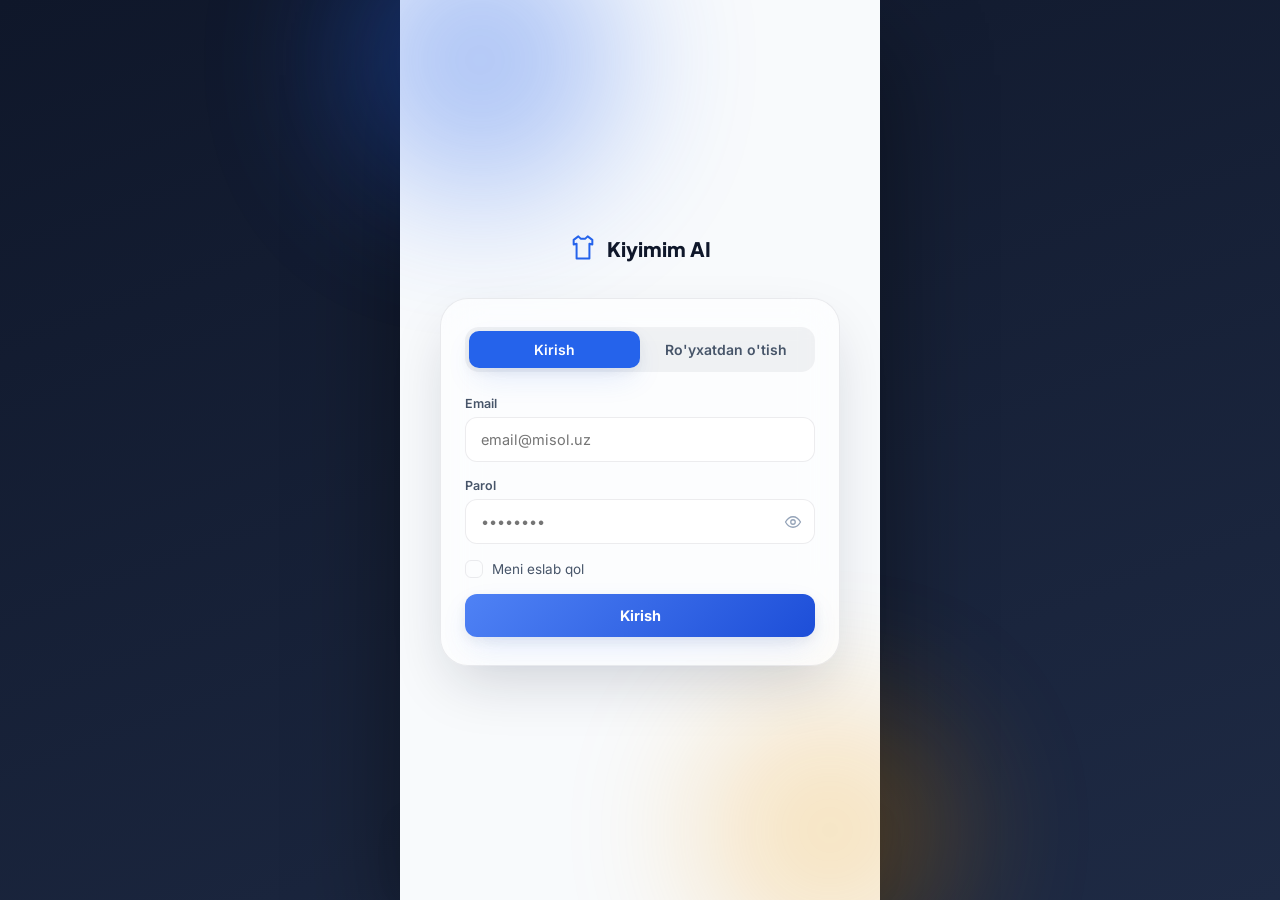
<file: index.html>
<!DOCTYPE html>
<html lang="uz">

<head>
  <meta charset="UTF-8">
  <meta name="viewport" content="width=device-width, initial-scale=1.0, viewport-fit=cover, maximum-scale=1.0">
  <title>Kiyimim AI — Har kun uchun aqlli kiyinish yordamchisi</title>
  <meta name="description"
    content="Kiyimim AI — sun'iy intellekt yordamida garderobingizni boshqaring va har kunga mos kiyim tavsiyalarini oling.">
  <meta name="theme-color" content="#2563EB">
  <link rel="manifest" href="manifest.json">
  <link rel="preconnect" href="https://fonts.googleapis.com">
  <link rel="preconnect" href="https://fonts.gstatic.com" crossorigin>
  <link
    href="https://fonts.googleapis.com/css2?family=Plus+Jakarta+Sans:wght@400;500;600;700;800&family=Inter:wght@400;500;600;700&display=swap"
    rel="stylesheet">
  <link rel="stylesheet" href="css/style.css">
</head>

<body>

  <!-- ============ SVG SPRITE (ICONS) ============ -->
  <svg style="display:none">
    <symbol id="ic-home" viewBox="0 0 24 24">
      <path d="M3 11.2 12 4l9 7.2V20a1 1 0 0 1-1 1h-5v-6H9v6H4a1 1 0 0 1-1-1z" />
    </symbol>
    <symbol id="ic-shirt" viewBox="0 0 24 24">
      <path d="M8 2 4 5v4l2.5-.6V21h11V8.4L20 9V5l-4-3-2 2h-4z" />
    </symbol>
    <symbol id="ic-plus" viewBox="0 0 24 24">
      <path d="M12 4v16M4 12h16" />
    </symbol>
    <symbol id="ic-ai" viewBox="0 0 24 24">
      <path d="M12 2v3M12 19v3M4.2 4.2l2.1 2.1M17.7 17.7l2.1 2.1M2 12h3M19 12h3M4.2 19.8l2.1-2.1M17.7 6.3l2.1-2.1" />
      <circle cx="12" cy="12" r="4" />
    </symbol>
    <symbol id="ic-user" viewBox="0 0 24 24">
      <circle cx="12" cy="8" r="4" />
      <path d="M4 21c0-4.4 3.6-7 8-7s8 2.6 8 7" />
    </symbol>
    <symbol id="ic-heart" viewBox="0 0 24 24">
      <path
        d="M12 21s-7.5-4.6-10-9.3C.6 8.3 2.2 4.8 5.6 4.1c2-.4 4 .5 6.4 3 2.4-2.5 4.4-3.4 6.4-3 3.4.7 5 4.2 3.6 7.6C19.5 16.4 12 21 12 21z" />
    </symbol>
    <symbol id="ic-search" viewBox="0 0 24 24">
      <circle cx="11" cy="11" r="7" />
      <path d="m21 21-4.3-4.3" />
    </symbol>
    <symbol id="ic-filter" viewBox="0 0 24 24">
      <path d="M4 6h16M7 12h10M10 18h4" />
    </symbol>
    <symbol id="ic-edit" viewBox="0 0 24 24">
      <path d="M12 20h9" />
      <path d="M16.5 3.5a2.1 2.1 0 0 1 3 3L7 19l-4 1 1-4Z" />
    </symbol>
    <symbol id="ic-trash" viewBox="0 0 24 24">
      <path d="M4 7h16M9 7V4h6v3M6 7l1 13h10l1-13" />
    </symbol>
    <symbol id="ic-back" viewBox="0 0 24 24">
      <path d="m15 18-6-6 6-6" />
    </symbol>
    <symbol id="ic-close" viewBox="0 0 24 24">
      <path d="m6 6 12 12M18 6 6 18" />
    </symbol>
    <symbol id="ic-sun" viewBox="0 0 24 24">
      <circle cx="12" cy="12" r="4" />
      <path d="M12 2v2M12 20v2M4.9 4.9l1.4 1.4M17.7 17.7l1.4 1.4M2 12h2M20 12h2M4.9 19.1l1.4-1.4M17.7 6.3l1.4-1.4" />
    </symbol>
    <symbol id="ic-moon" viewBox="0 0 24 24">
      <path d="M21 12.8A9 9 0 1 1 11.2 3 7 7 0 0 0 21 12.8Z" />
    </symbol>
    <symbol id="ic-chart" viewBox="0 0 24 24">
      <path d="M4 20V10M12 20V4M20 20v-7" />
    </symbol>
    <symbol id="ic-camera" viewBox="0 0 24 24">
      <path d="M4 8h3l2-2h6l2 2h3v11H4z" />
      <circle cx="12" cy="13.5" r="3.5" />
    </symbol>
    <symbol id="ic-chevron" viewBox="0 0 24 24">
      <path d="m9 6 6 6-6 6" />
    </symbol>
    <symbol id="ic-star" viewBox="0 0 24 24">
      <path d="m12 2 3.1 6.6 7.2.8-5.4 5 1.5 7.2L12 18l-6.4 3.6 1.5-7.2-5.4-5 7.2-.8z" />
    </symbol>
    <symbol id="ic-bell" viewBox="0 0 24 24">
      <path d="M6 10a6 6 0 1 1 12 0c0 4 1.5 5.5 1.5 5.5H4.5S6 14 6 10Z" />
      <path d="M9.5 18a2.5 2.5 0 0 0 5 0" />
    </symbol>
    <symbol id="ic-shield" viewBox="0 0 24 24">
      <path d="M12 2 4 5v6c0 5 3.4 8.7 8 10 4.6-1.3 8-5 8-10V5z" />
    </symbol>
    <symbol id="ic-cloud" viewBox="0 0 24 24">
      <path d="M7 18a4.5 4.5 0 0 1-.4-9A5.5 5.5 0 0 1 17 8.5a4 4 0 0 1-.7 8H7Z" />
    </symbol>
    <symbol id="ic-logout" viewBox="0 0 24 24">
      <path d="M9 21H5a1 1 0 0 1-1-1V4a1 1 0 0 1 1-1h4M16 17l5-5-5-5M21 12H9" />
    </symbol>
    <symbol id="ic-check" viewBox="0 0 24 24">
      <path d="m5 12 5 5 9-9" />
    </symbol>
    <symbol id="ic-up" viewBox="0 0 24 24">
      <path d="M12 19V5M5 12l7-7 7 7" />
    </symbol>
    <symbol id="ic-globe" viewBox="0 0 24 24">
      <circle cx="12" cy="12" r="9" />
      <path d="M3 12h18M12 3a15 15 0 0 1 0 18 15 15 0 0 1 0-18Z" />
    </symbol>
    <symbol id="ic-calendar" viewBox="0 0 24 24">
      <rect x="3" y="5" width="18" height="16" rx="2" />
      <path d="M3 9h18M8 3v4M16 3v4" />
    </symbol>
    <symbol id="ic-award" viewBox="0 0 24 24">
      <circle cx="12" cy="8" r="5" />
      <path d="m8.5 12.5-1.5 8 5-2.5 5 2.5-1.5-8" />
    </symbol>
    <symbol id="ic-gift" viewBox="0 0 24 24">
      <rect x="3" y="9" width="18" height="12" rx="1" />
      <path d="M3 9h18v4H3zM12 9v12M12 9C10 5 6 5 6 7.5S9 9 12 9ZM12 9c2-4 6-4 6-1.5S15 9 12 9Z" />
    </symbol>
    <symbol id="ic-copy" viewBox="0 0 24 24">
      <rect x="9" y="9" width="12" height="12" rx="2" />
      <path d="M5 15H4a1 1 0 0 1-1-1V4a1 1 0 0 1 1-1h10a1 1 0 0 1 1 1v1" />
    </symbol>
    <symbol id="ic-send" viewBox="0 0 24 24">
      <path d="M22 2 11 13M22 2 15 22l-4-9-9-4Z" />
    </symbol>
    <symbol id="ic-mail" viewBox="0 0 24 24">
      <rect x="3" y="5" width="18" height="14" rx="2" />
      <path d="m4 6.5 8 6 8-6" />
    </symbol>
    <symbol id="ic-eye" viewBox="0 0 24 24">
      <path d="M2 12s4-7 10-7 10 7 10 7-4 7-10 7-10-7-10-7Z" />
      <circle cx="12" cy="12" r="3" />
    </symbol>
    <symbol id="ic-eye-off" viewBox="0 0 24 24">
      <path
        d="M3 3l18 18M10.6 10.6a3 3 0 0 0 4.2 4.2M6.5 6.7C4 8.3 2 12 2 12s4 7 10 7c1.8 0 3.4-.5 4.8-1.3M9.9 5.2A10 10 0 0 1 12 5c6 0 10 7 10 7a15 15 0 0 1-2.2 3" />
    </symbol>
  </svg>

  <!-- ============ SPLASH SCREEN ============ -->
  <section id="splash" class="screen splash">
    <div class="splash-bg"></div>
    <div class="splash-content">
      <div class="splash-logo">
        <svg viewBox="0 0 24 24" class="splash-logo-icon">
          <use href="#ic-shirt" />
        </svg>
        <div class="splash-ring"></div>
      </div>
      <h1 class="splash-title">Kiyimim<span>AI</span></h1>
      <p class="splash-tagline">Har kun uchun aqlli kiyinish yordamchisi</p>
      <div class="splash-loader"><span></span><span></span><span></span></div>
    </div>
  </section>


  <!-- ============ AUTH SCREEN ============ -->
  <section id="auth" class="screen auth">
    <div class="auth-blob a"></div>
    <div class="auth-blob b"></div>
    <div class="auth-wrap">
      <div class="auth-brand">
        <svg viewBox="0 0 24 24" class="auth-brand-icon">
          <use href="#ic-shirt" />
        </svg>
        <span>Kiyimim AI</span>
      </div>

      <div class="auth-card glass">
        <div class="auth-tabs">
          <button class="auth-tab active" data-tab="login">Kirish</button>
          <button class="auth-tab" data-tab="register">Ro'yxatdan o'tish</button>
          <span class="auth-tab-indicator"></span>
        </div>

        <form id="loginForm" class="auth-form active">
          <div class="field">
            <label>Email</label>
            <input type="email" id="loginEmail" placeholder="email@misol.uz" required>
          </div>
          <div class="field">
            <label>Parol</label>
            <div class="password-field">
              <input type="password" id="loginPassword" placeholder="••••••••" required>
              <button type="button" class="pw-toggle-btn" data-target="loginPassword">
                <svg viewBox="0 0 24 24">
                  <use href="#ic-eye" />
                </svg>
              </button>
            </div>
          </div>
          <label class="remember">
            <input type="checkbox" id="rememberMe">
            <span class="checkbox-visual"></span>
            Meni eslab qol
          </label>
          <button type="submit" class="btn btn-primary btn-block">Kirish</button>
        </form>

        <form id="registerForm" class="auth-form">
          <div class="field">
            <label>Ism</label>
            <input type="text" id="regName" placeholder="Ismingiz" required>
          </div>
          <div class="field">
            <label>Email</label>
            <input type="email" id="regEmail" placeholder="email@misol.uz" required>
          </div>
          <div class="field">
            <label>Parol</label>
            <div class="password-field">
              <input type="password" id="regPassword" placeholder="Kamida 6 ta belgi" required>
              <button type="button" class="pw-toggle-btn" data-target="regPassword">
                <svg viewBox="0 0 24 24">
                  <use href="#ic-eye" />
                </svg>
              </button>
            </div>
          </div>
          <button type="submit" class="btn btn-primary btn-block">Ro'yxatdan o'tish</button>
        </form>
      </div>
    </div>
  </section>

  <!-- ============ ONBOARDING ============ -->
  <section id="onboarding" class="screen onboarding" style="display:none">
    <div class="onboarding-slides" id="onboardingSlides">
      <div class="onboarding-slide active" data-slide="0">
        <div class="onboarding-illustration"><svg viewBox="0 0 24 24">
            <use href="#ic-plus" />
          </svg></div>
        <h2>Garderobingizni yarating</h2>
        <p>Kiyimlaringizni rasm bilan qo'shing — kategoriya, rang va faslini belgilang. Bir necha daqiqada to'liq
          raqamli garderob tayyor bo'ladi.</p>
      </div>
      <div class="onboarding-slide" data-slide="1">
        <div class="onboarding-illustration"><svg viewBox="0 0 24 24">
            <use href="#ic-ai" />
          </svg></div>
        <h2>AI tavsiyasini oling</h2>
        <p>Vaziyatni tanlang — ish, sayr, sport yoki to'y — AI garderobingizdan eng mos kombinatsiyani tayyorlab beradi.
        </p>
      </div>
      <div class="onboarding-slide" data-slide="2">
        <div class="onboarding-illustration"><svg viewBox="0 0 24 24">
            <use href="#ic-star" />
          </svg></div>
        <h2>Saqlang va kuzating</h2>
        <p>Yoqqan kombinatsiyalarni saqlang, kalendarga kiygan kiyimlaringizni belgilang va statistikada garderobingiz
          tahlilini ko'ring.</p>
      </div>
    </div>
    <div class="onboarding-dots" id="onboardingDots"></div>
    <div class="onboarding-actions">
      <button class="link-btn" id="onboardingSkipBtn">O'tkazib yuborish</button>
      <button class="btn btn-primary" id="onboardingNextBtn">Keyingisi</button>
    </div>
  </section>

  <!-- ============ APP SHELL ============ -->
  <div id="appShell" class="app-shell">

    <!-- ---- HOME ---- -->
    <main id="view-home" class="view active">
      <header class="home-header">
        <div class="home-header-top">
          <div>
            <p class="eyebrow" id="greetingText">Xayrli tong</p>
            <h1 class="home-name" id="userNameDisplay">Foydalanuvchi</h1>
          </div>
          <button class="icon-btn glass" id="notifBtn" aria-label="Bildirishnomalar">
            <svg viewBox="0 0 24 24">
              <use href="#ic-bell" />
            </svg>
            <span class="dot"></span>
          </button>
        </div>
        <div class="home-meta-row">
          <span class="chip" id="todayDate">—</span>
          <button class="chip chip-weather" id="weatherChip">
            <svg viewBox="0 0 24 24">
              <use href="#ic-cloud" />
            </svg>
            <span id="weatherText">Ob-havo...</span>
          </button>
          <span class="chip chip-streak" id="streakChip" hidden></span>
        </div>
        <div class="weather-map-wrap" id="weatherMapWrap" hidden>
          <iframe id="weatherMapFrame" class="weather-map-frame" loading="lazy"
            referrerpolicy="no-referrer-when-downgrade" allowfullscreen></iframe>
        </div>
      </header>

      <section class="section-block">
        <div class="section-head">
          <h2 data-i18n="home.todayAi">Bugungi AI tavsiya</h2>
          <button class="link-btn" data-nav="ai" data-i18n="home.all">Barchasi <svg viewBox="0 0 24 24">
              <use href="#ic-chevron" />
            </svg></button>
        </div>
        <div class="today-look glass" id="todayLookCard">
          <!-- filled by JS -->
        </div>
      </section>

      <section class="section-block">
        <div class="stat-grid">
          <div class="stat-card">
            <span class="stat-num" id="statTotal">0</span>
            <span class="stat-label" data-i18n="home.totalItems">Jami kiyim</span>
          </div>
          <div class="stat-card stat-card-accent">
            <span class="stat-num" id="statFav">0</span>
            <span class="stat-label" data-i18n="home.favorites">Sevimlilar</span>
          </div>
        </div>
      </section>

      <section class="section-block">
        <div class="section-head">
          <h2 data-i18n="home.latestAdded">Oxirgi qo'shilgan</h2>
          <button class="link-btn" data-nav="wardrobe" data-i18n="home.allItems">Hammasi <svg viewBox="0 0 24 24">
              <use href="#ic-chevron" />
            </svg></button>
        </div>
        <div class="latest-scroll" id="latestItemScroll"></div>
      </section>

      <section class="section-block">
        <div class="section-head">
          <h2 data-i18n="home.quickActions">Tezkor tugmalar</h2>
        </div>
        <div class="quick-grid">
          <button class="quick-btn" data-nav="add"><svg viewBox="0 0 24 24">
              <use href="#ic-plus" />
            </svg><span data-i18n="quick.add">Qo'shish</span></button>
          <button class="quick-btn" data-nav="ai"><svg viewBox="0 0 24 24">
              <use href="#ic-ai" />
            </svg><span data-i18n="quick.aiPick">AI tavsiya</span></button>
          <button class="quick-btn" id="surpriseMeBtn"><svg viewBox="0 0 24 24">
              <use href="#ic-star" />
            </svg><span data-i18n="quick.surprise">Hayratda qoldir</span></button>
          <button class="quick-btn" data-nav="travel"><svg viewBox="0 0 24 24">
              <use href="#ic-gift" />
            </svg><span data-i18n="quick.travel">Sayohat ro'yxati</span></button>
          <button class="quick-btn" data-nav="favorites"><svg viewBox="0 0 24 24">
              <use href="#ic-heart" />
            </svg><span data-i18n="quick.favorites">Sevimlilar</span></button>
          <button class="quick-btn" data-nav="stats"><svg viewBox="0 0 24 24">
              <use href="#ic-chart" />
            </svg><span data-i18n="quick.stats">Statistika</span></button>
        </div>
      </section>

      <section class="section-block section-block-last">
        <div class="section-head">
          <h2 data-i18n="home.recentActivity">So'nggi faoliyat</h2>
        </div>
        <ul class="activity-list" id="activityList"></ul>
      </section>
    </main>

    <!-- ---- WARDROBE (Kiyimlarim) ---- -->
    <main id="view-wardrobe" class="view">
      <header class="page-header">
        <h1 data-i18n="wardrobe.title">Kiyimlarim</h1>
        <div class="page-header-actions">
          <button class="icon-btn" id="sortToggleBtn"><svg viewBox="0 0 24 24">
              <use href="#ic-chart" />
            </svg></button>
          <button class="icon-btn" id="searchToggleBtn"><svg viewBox="0 0 24 24">
              <use href="#ic-search" />
            </svg></button>
          <button class="icon-btn" id="filterToggleBtn"><svg viewBox="0 0 24 24">
              <use href="#ic-filter" />
            </svg><span class="badge" id="filterBadge" hidden></span></button>
          <button class="icon-btn" id="multiSelectToggleBtn"><svg viewBox="0 0 24 24">
              <use href="#ic-check" />
            </svg></button>
        </div>
      </header>

      <div class="sort-menu" id="sortMenu">
        <button class="chip-opt active" data-sort="new" data-i18n="wardrobe.sortNew">Eng yangi</button>
        <button class="chip-opt" data-sort="name" data-i18n="wardrobe.sortName">Nomi bo'yicha</button>
        <button class="chip-opt" data-sort="worn" data-i18n="wardrobe.sortWorn">Eng ko'p kiyilgan</button>
      </div>

      <div class="bulk-bar" id="bulkBar" hidden>
        <span id="bulkCount">0 ta tanlandi</span>
        <button class="btn btn-danger-outline" id="bulkDeleteBtn" data-i18n="common.delete">O'chirish</button>
      </div>

      <div class="search-bar" id="searchBar">
        <svg viewBox="0 0 24 24">
          <use href="#ic-search" />
        </svg>
        <input type="text" id="searchInput" data-i18n-ph="wardrobe.searchPh"
          placeholder="Kiyim, brend yoki rang qidiring...">
        <button id="searchClear" class="icon-btn-mini" hidden><svg viewBox="0 0 24 24">
            <use href="#ic-close" />
          </svg></button>
      </div>

      <div class="category-scroll" id="categoryScroll"></div>

      <div class="wardrobe-grid" id="wardrobeGrid"></div>
      <div class="empty-state" id="wardrobeEmpty" hidden>
        <svg viewBox="0 0 24 24">
          <use href="#ic-shirt" />
        </svg>
        <h3 data-i18n="wardrobe.emptyTitle">Garderob bo'sh</h3>
        <p data-i18n="wardrobe.emptyDesc">Birinchi kiyimingizni qo'shing va AI tavsiyalarini oling.</p>
        <button class="btn btn-primary" data-nav="add" data-i18n="wardrobe.addItem">Kiyim qo'shish</button>
      </div>
    </main>

    <!-- ---- ADD ITEM ---- -->
    <main id="view-add" class="view">
      <header class="page-header">
        <button class="icon-btn" data-nav="wardrobe"><svg viewBox="0 0 24 24">
            <use href="#ic-back" />
          </svg></button>
        <h1 id="addFormTitle">Kiyim qo'shish</h1>
        <span style="width:44px"></span>
      </header>

      <form id="itemForm" class="item-form">
        <input type="hidden" id="itemId">
        <div class="photo-gallery" id="photoGallery">
          <div class="photo-thumb photo-thumb-add" id="photoAddBtn">
            <svg viewBox="0 0 24 24">
              <use href="#ic-camera" />
            </svg>
            <span>Rasm qo'shish</span>
          </div>
        </div>
        <input type="file" id="photoInput" accept="image/*" multiple hidden>

        <div class="field">
          <label>Nomi *</label>
          <input type="text" id="itemName" placeholder="Masalan: Oq futbolka" required>
        </div>

        <div class="field-row">
          <div class="field">
            <label>Kategoriya *</label>
            <select id="itemCategory" required></select>
          </div>
          <div class="field">
            <label>Rang *</label>
            <select id="itemColor" required></select>
          </div>
        </div>

        <div class="field">
          <label>Brend <span class="field-optional">(ixtiyoriy)</span></label>
          <input type="text" id="itemBrand" placeholder="Masalan: Zara">
        </div>

        <div class="field-row">
          <div class="field">
            <label>Fasl *</label>
            <select id="itemSeason" required></select>
          </div>
          <div class="field">
            <label>Material</label>
            <input type="text" id="itemMaterial" placeholder="Masalan: Paxta">
          </div>
        </div>

        <div class="field">
          <label>Holati</label>
          <div class="segmented" id="itemConditionSeg">
            <button type="button" class="seg-btn active" data-value="Yangi">Yangi</button>
            <button type="button" class="seg-btn" data-value="Yaxshi">Yaxshi</button>
            <button type="button" class="seg-btn" data-value="Eskirgan">Eskirgan</button>
          </div>
        </div>

        <div class="field">
          <label>Kirlik holati</label>
          <div class="segmented" id="itemLaundrySeg">
            <button type="button" class="seg-btn active" data-value="toza">🧼 Toza</button>
            <button type="button" class="seg-btn" data-value="kirli">🧺 Kirli</button>
          </div>
        </div>

        <div class="field">
          <label>Izoh <span class="field-optional">(ixtiyoriy)</span></label>
          <textarea id="itemNote" rows="3" placeholder="Qo'shimcha izoh..."></textarea>
        </div>

        <button type="submit" class="btn btn-primary btn-block btn-lg" id="itemSaveBtn">Saqlash</button>
      </form>
    </main>

    <!-- ---- AI RECOMMENDATION ---- -->
    <main id="view-ai" class="view">
      <header class="page-header">
        <h1 data-i18n="ai.title">AI Tavsiya</h1>
        <span style="width:44px"></span>
      </header>

      <section class="section-block">
        <p class="ai-intro" data-i18n="ai.intro">Vaziyatni tanlang, AI garderobingizdagi eng mos kombinatsiyani
          tayyorlaydi.</p>
        <div class="occasion-grid" id="occasionGrid"></div>
        <button class="btn btn-secondary btn-block" data-nav="chat" style="margin-top:14px">
          <svg viewBox="0 0 24 24" style="width:18px;height:18px">
            <use href="#ic-ai" />
          </svg>
          <span data-i18n="ai.chatWithAi">AI bilan suhbatlashish</span>
        </button>
      </section>

      <section class="section-block" id="aiResultWrap" hidden>
        <div class="ai-result glass">
          <div class="ai-result-head">
            <div class="match-ring" id="matchRing">
              <svg viewBox="0 0 120 120">
                <circle class="ring-bg" cx="60" cy="60" r="52"></circle>
                <circle class="ring-fg" id="ringFg" cx="60" cy="60" r="52"></circle>
              </svg>
              <div class="match-ring-label"><span id="matchPercent">0%</span><small data-i18n="ai.match">moslik</small>
              </div>
            </div>
            <div>
              <h3 id="aiOccasionTitle" data-i18n="ai.recommendation">Tavsiya</h3>
              <p id="aiOccasionDesc" data-i18n="ai.recommendationDesc">Garderobingizdan tanlangan kombinatsiya</p>
            </div>
          </div>
          <div class="ai-outfit-grid" id="aiOutfitGrid"></div>
          <p class="color-harmony-note" id="colorHarmonyNote"></p>
          <div class="ai-result-actions">
            <button class="btn btn-secondary" id="saveOutfitBtn">
              <svg viewBox="0 0 24 24" style="width:18px;height:18px">
                <use href="#ic-star" />
              </svg>
              <span data-i18n="common.save">Saqlash</span>
            </button>
            <button class="btn btn-primary" id="refreshAiBtn">
              <svg viewBox="0 0 24 24" style="width:18px;height:18px">
                <use href="#ic-ai" />
              </svg>
              <span data-i18n="common.refresh">Yangilash</span>
            </button>
          </div>
          <button class="btn btn-secondary btn-block" id="shareOutfitBtn" style="margin-top:10px">
            <svg viewBox="0 0 24 24" style="width:18px;height:18px">
              <use href="#ic-send" />
            </svg>
            <span data-i18n="ai.downloadImage">Rasm sifatida yuklab olish</span>
          </button>
        </div>
      </section>

      <div class="empty-state" id="aiEmpty">
        <svg viewBox="0 0 24 24">
          <use href="#ic-ai" />
        </svg>
        <h3 data-i18n="ai.chooseOccasion">Vaziyatni tanlang</h3>
        <p data-i18n="ai.chooseOccasionDesc">Yuqoridan bir vaziyatni tanlasangiz, AI sizga mos kiyim tavsiya qiladi.</p>
      </div>
    </main>

    <!-- ---- FAVORITES ---- -->
    <main id="view-favorites" class="view">
      <header class="page-header">
        <button class="icon-btn" data-nav="profile"><svg viewBox="0 0 24 24">
            <use href="#ic-back" />
          </svg></button>
        <h1>Sevimlilar</h1>
        <span style="width:44px"></span>
      </header>
      <div class="wardrobe-grid" id="favoritesGrid"></div>
      <div class="empty-state" id="favoritesEmpty" hidden>
        <svg viewBox="0 0 24 24">
          <use href="#ic-heart" />
        </svg>
        <h3>Sevimlilar bo'sh</h3>
        <p>Kiyimlaringizni yoqtirilganlarga qo'shing.</p>
      </div>
    </main>

    <!-- ---- STATS ---- -->
    <main id="view-stats" class="view">
      <header class="page-header">
        <button class="icon-btn" data-nav="profile"><svg viewBox="0 0 24 24">
            <use href="#ic-back" />
          </svg></button>
        <h1>Statistika</h1>
        <span style="width:44px"></span>
      </header>

      <div class="stat-grid stat-grid-4" id="statsSummary"></div>

      <section class="section-block">
        <div class="section-head">
          <h2>Kombinatsiyalar tahlili</h2>
        </div>
        <div class="capsule-hero glass" id="capsuleHero"></div>
        <div class="capsule-insights" id="capsuleInsights"></div>
      </section>

      <section class="section-block">
        <div class="section-head">
          <h2>Eng ko'p kiyilganlar</h2>
        </div>
        <ul class="rank-list" id="mostWornList"></ul>
      </section>

      <section class="section-block">
        <div class="section-head">
          <h2>Uzoq vaqt kiyilmaganlar</h2>
        </div>
        <ul class="rank-list" id="leastWornList"></ul>
      </section>

      <section class="section-block">
        <div class="section-head">
          <h2>Kategoriyalar bo'yicha</h2>
        </div>
        <div class="bar-chart" id="categoryChart"></div>
      </section>

      <section class="section-block">
        <div class="section-head">
          <h2>Ranglar bo'yicha</h2>
        </div>
        <div class="color-chart" id="colorChart"></div>
      </section>
    </main>

    <!-- ---- PROFILE ---- -->
    <main id="view-profile" class="view">
      <header class="page-header">
        <h1>Profil</h1>
        <span style="width:44px"></span>
      </header>

      <div class="profile-hero">
        <div class="profile-avatar" id="profileAvatar">FI</div>
        <h2 id="profileName">Foydalanuvchi</h2>
        <p id="profileEmail">email@misol.uz</p>
        <button class="profile-edit-btn" id="editProfileBtn">
          <svg viewBox="0 0 24 24">
            <use href="#ic-edit" />
          </svg>
          Profilni tahrirlash
        </button>
      </div>

      <button class="premium-banner" id="premiumBannerBtn" data-nav="premium">
        <div class="premium-banner-icon">
          <svg viewBox="0 0 24 24">
            <use href="#ic-star" />
          </svg>
        </div>
        <div class="premium-banner-text">
          <strong id="premiumBannerTitle">Premium'ga o'ting</strong>
          <span id="premiumBannerSub">Cheksiz kiyim, ko'proq AI tavsiya</span>
        </div>
        <svg class="chev" viewBox="0 0 24 24">
          <use href="#ic-chevron" />
        </svg>
      </button>

      <div class="profile-menu">
        <button class="profile-item" data-nav="wardrobe">
          <span class="profile-item-icon"><svg viewBox="0 0 24 24">
              <use href="#ic-shirt" />
            </svg></span>
          <span>Mening garderobim</span>
          <svg class="chev" viewBox="0 0 24 24">
            <use href="#ic-chevron" />
          </svg>
        </button>
        <button class="profile-item" data-nav="favorites">
          <span class="profile-item-icon"><svg viewBox="0 0 24 24">
              <use href="#ic-heart" />
            </svg></span>
          <span>Sevimlilar</span>
          <svg class="chev" viewBox="0 0 24 24">
            <use href="#ic-chevron" />
          </svg>
        </button>
        <button class="profile-item" data-nav="stats">
          <span class="profile-item-icon"><svg viewBox="0 0 24 24">
              <use href="#ic-chart" />
            </svg></span>
          <span>Statistika</span>
          <svg class="chev" viewBox="0 0 24 24">
            <use href="#ic-chevron" />
          </svg>
        </button>
        <button class="profile-item" data-nav="outfits">
          <span class="profile-item-icon"><svg viewBox="0 0 24 24">
              <use href="#ic-star" />
            </svg></span>
          <span>Saqlangan outfitlar</span>
          <svg class="chev" viewBox="0 0 24 24">
            <use href="#ic-chevron" />
          </svg>
        </button>
        <button class="profile-item" data-nav="wishlist">
          <span class="profile-item-icon"><svg viewBox="0 0 24 24">
              <use href="#ic-gift" />
            </svg></span>
          <span>Kerak narsalar</span>
          <svg class="chev" viewBox="0 0 24 24">
            <use href="#ic-chevron" />
          </svg>
        </button>
        <button class="profile-item" data-nav="calendar">
          <span class="profile-item-icon"><svg viewBox="0 0 24 24">
              <use href="#ic-calendar" />
            </svg></span>
          <span>Kiyim kalendari</span>
          <svg class="chev" viewBox="0 0 24 24">
            <use href="#ic-chevron" />
          </svg>
        </button>
        <button class="profile-item" data-nav="badges">
          <span class="profile-item-icon"><svg viewBox="0 0 24 24">
              <use href="#ic-award" />
            </svg></span>
          <span>Yutuqlarim</span>
          <svg class="chev" viewBox="0 0 24 24">
            <use href="#ic-chevron" />
          </svg>
        </button>
        <button class="profile-item" data-nav="settings">
          <span class="profile-item-icon"><svg viewBox="0 0 24 24">
              <use href="#ic-user" />
            </svg></span>
          <span>Sozlamalar</span>
          <svg class="chev" viewBox="0 0 24 24">
            <use href="#ic-chevron" />
          </svg>
        </button>
        <button class="profile-item" data-nav="contact">
          <span class="profile-item-icon"><svg viewBox="0 0 24 24">
              <use href="#ic-mail" />
            </svg></span>
          <span>Bog'lanish</span>
          <svg class="chev" viewBox="0 0 24 24">
            <use href="#ic-chevron" />
          </svg>
        </button>
        <button class="profile-item" data-nav="donate">
          <span class="profile-item-icon"><svg viewBox="0 0 24 24">
              <use href="#ic-gift" />
            </svg></span>
          <span>Loyihani qo'llab-quvvatlash</span>
          <svg class="chev" viewBox="0 0 24 24">
            <use href="#ic-chevron" />
          </svg>
        </button>
        <button class="profile-item profile-item-danger" id="logoutBtn">
          <span class="profile-item-icon"><svg viewBox="0 0 24 24">
              <use href="#ic-logout" />
            </svg></span>
          <span>Chiqish</span>
        </button>
      </div>
    </main>

    <!-- ---- SETTINGS ---- -->
    <main id="view-settings" class="view">
      <header class="page-header">
        <button class="icon-btn" data-nav="profile"><svg viewBox="0 0 24 24">
            <use href="#ic-back" />
          </svg></button>
        <h1 data-i18n="settings.title">Sozlamalar</h1>
        <span style="width:44px"></span>
      </header>

      <div class="settings-group">
        <p class="settings-group-title" data-i18n="settings.appearance">Ko'rinish</p>
        <div class="settings-row">
          <span class="settings-row-icon"><svg viewBox="0 0 24 24">
              <use href="#ic-sun" />
            </svg></span>
          <span data-i18n="settings.lightMode">Yorug' rejim</span>
          <label class="switch"><input type="radio" name="theme" id="themeLight"><span
              class="switch-visual"></span></label>
        </div>
        <div class="settings-row">
          <span class="settings-row-icon"><svg viewBox="0 0 24 24">
              <use href="#ic-moon" />
            </svg></span>
          <span data-i18n="settings.darkMode">Tungi rejim</span>
          <label class="switch"><input type="radio" name="theme" id="themeDark"><span
              class="switch-visual"></span></label>
        </div>
      </div>

      <div class="settings-group">
        <p class="settings-group-title" data-i18n="settings.general">Umumiy</p>
        <button class="settings-row settings-row-btn" id="languageBtn">
          <span class="settings-row-icon"><svg viewBox="0 0 24 24">
              <use href="#ic-globe" />
            </svg></span>
          <span data-i18n="settings.language">Til</span>
          <span class="settings-value" id="languageValue">O'zbekcha</span>
          <svg class="chev" viewBox="0 0 24 24">
            <use href="#ic-chevron" />
          </svg>
        </button>
        <div class="settings-row">
          <span class="settings-row-icon"><svg viewBox="0 0 24 24">
              <use href="#ic-bell" />
            </svg></span>
          <span data-i18n="settings.notifications">Bildirishnomalar</span>
          <label class="toggle"><input type="checkbox" id="notifToggle" checked><span
              class="toggle-visual"></span></label>
        </div>
        <div class="settings-row" id="dailyReminderRow">
          <span class="settings-row-icon"><svg viewBox="0 0 24 24">
              <use href="#ic-sun" />
            </svg></span>
          <span data-i18n="settings.dailyReminder">Kunlik eslatma</span>
          <label class="toggle"><input type="checkbox" id="dailyReminderToggle"><span
              class="toggle-visual"></span></label>
        </div>
      </div>

      <div class="settings-group">
        <p class="settings-group-title" data-i18n="settings.data">Ma'lumotlar</p>
        <button class="settings-row settings-row-btn" id="backupBtn">
          <span class="settings-row-icon"><svg viewBox="0 0 24 24">
              <use href="#ic-shield" />
            </svg></span>
          <span data-i18n="settings.backup">Zaxira nusxa yuklab olish (.json)</span>
          <svg class="chev" viewBox="0 0 24 24">
            <use href="#ic-chevron" />
          </svg>
        </button>
        <button class="settings-row settings-row-btn" id="pdfExportBtn">
          <span class="settings-row-icon"><svg viewBox="0 0 24 24">
              <use href="#ic-shirt" />
            </svg></span>
          <span data-i18n="settings.pdfExport">Garderob katalogi (.pdf)</span>
          <svg class="chev" viewBox="0 0 24 24">
            <use href="#ic-chevron" />
          </svg>
        </button>
        <button class="settings-row settings-row-btn" id="importBtn">
          <span class="settings-row-icon"><svg viewBox="0 0 24 24">
              <use href="#ic-send" />
            </svg></span>
          <span data-i18n="settings.restore">Zaxiradan tiklash (import)</span>
          <svg class="chev" viewBox="0 0 24 24">
            <use href="#ic-chevron" />
          </svg>
        </button>
        <input type="file" id="importFileInput" accept="application/json" hidden>
        <button class="settings-row settings-row-btn" id="privacyBtn">
          <span class="settings-row-icon"><svg viewBox="0 0 24 24">
              <use href="#ic-shield" />
            </svg></span>
          <span data-i18n="settings.privacy">Maxfiylik siyosati</span>
          <svg class="chev" viewBox="0 0 24 24">
            <use href="#ic-chevron" />
          </svg>
        </button>
      </div>
    </main>

    <!-- ---- PREMIUM ---- -->
    <main id="view-premium" class="view">
      <header class="page-header">
        <button class="icon-btn" data-nav="profile"><svg viewBox="0 0 24 24">
            <use href="#ic-back" />
          </svg></button>
        <h1>Premium</h1>
        <span style="width:44px"></span>
      </header>

      <div class="premium-hero">
        <div class="premium-hero-icon">
          <svg viewBox="0 0 24 24">
            <use href="#ic-star" />
          </svg>
        </div>
        <h2 id="premiumHeroTitle">Kiyimim AI Premium</h2>
        <p id="premiumHeroSub">Garderobingizdan maksimal foyda oling</p>
      </div>

      <div class="premium-features">
        <div class="premium-feature-row">
          <svg viewBox="0 0 24 24">
            <use href="#ic-shirt" />
          </svg>
          <div>
            <strong>Cheksiz kiyim soni</strong>
            <span>Bepul rejada 30 tagacha, Premium'da cheklovsiz</span>
          </div>
        </div>
        <div class="premium-feature-row">
          <svg viewBox="0 0 24 24">
            <use href="#ic-sun" />
          </svg>
          <div>
            <strong>Cheksiz AI tavsiya</strong>
            <span>Bepul rejada kuniga 3 ta, Premium'da cheklovsiz</span>
          </div>
        </div>
        <div class="premium-feature-row">
          <svg viewBox="0 0 24 24">
            <use href="#ic-star" />
          </svg>
          <div>
            <strong>Cheksiz outfit saqlash</strong>
            <span>Yoqqan kombinatsiyalaringizni istagancha saqlang</span>
          </div>
        </div>
        <div class="premium-feature-row">
          <svg viewBox="0 0 24 24">
            <use href="#ic-award" />
          </svg>
          <div>
            <strong>Premium belgisi</strong>
            <span>Profilingizda oltin rangli Premium nishoni</span>
          </div>
        </div>
      </div>

      <div class="premium-plans" id="premiumPlans"></div>

      <button class="btn btn-primary btn-block" id="premiumSubscribeBtn" style="margin-top:18px">
        Premium'ga o'tish
      </button>
      <button class="btn btn-secondary btn-block" id="premiumCancelBtn" style="margin-top:10px" hidden>
        Obunani bekor qilish
      </button>
      <p class="premium-disclaimer">Bu — demo rejim: to'lov haqiqiy amalga oshmaydi, faqat qurilmangizda saqlanadi.</p>
    </main>

    <!-- ---- SAQLANGAN OUTFITLAR ---- -->
    <main id="view-outfits" class="view">
      <header class="page-header">
        <button class="icon-btn" data-nav="profile"><svg viewBox="0 0 24 24">
            <use href="#ic-back" />
          </svg></button>
        <h1>Saqlangan outfitlar</h1>
        <span style="width:44px"></span>
      </header>
      <p class="ai-intro">AI tavsiyalaridan yoqqanlarini saqlab, keyinroq qayta kiyib chiqing.</p>
      <div class="outfit-grid" id="outfitsGrid"></div>
      <div class="empty-state" id="outfitsEmpty" hidden>
        <svg viewBox="0 0 24 24">
          <use href="#ic-star" />
        </svg>
        <h3>Outfit saqlanmagan</h3>
        <p>AI Tavsiya bo'limida kombinatsiya oling va "Saqlash" tugmasini bosing.</p>
        <button class="btn btn-primary" data-nav="ai">AI Tavsiyaga o'tish</button>
      </div>
    </main>

    <!-- ---- KIYIM KALENDARI ---- -->
    <main id="view-calendar" class="view">
      <header class="page-header">
        <button class="icon-btn" data-nav="profile"><svg viewBox="0 0 24 24">
            <use href="#ic-back" />
          </svg></button>
        <h1>Kiyim kalendari</h1>
        <span style="width:44px"></span>
      </header>

      <div class="calendar-nav">
        <button class="icon-btn" id="calPrevBtn"><svg viewBox="0 0 24 24" style="transform:rotate(180deg)">
            <use href="#ic-chevron" />
          </svg></button>
        <h3 id="calMonthLabel">—</h3>
        <button class="icon-btn" id="calNextBtn"><svg viewBox="0 0 24 24">
            <use href="#ic-chevron" />
          </svg></button>
      </div>
      <div class="calendar-weekdays">
        <span>Du</span><span>Se</span><span>Ch</span><span>Pa</span><span>Ju</span><span>Sh</span><span>Ya</span>
      </div>
      <div class="calendar-grid" id="calendarGrid"></div>

      <div class="section-block" style="margin-top:24px">
        <div class="section-head">
          <h2>Tanlangan kun</h2>
        </div>
        <div class="day-log-card glass" id="dayLogCard"></div>
      </div>
    </main>

    <!-- ---- YUTUQLARIM (BADGES) ---- -->
    <main id="view-badges" class="view">
      <header class="page-header">
        <button class="icon-btn" data-nav="profile"><svg viewBox="0 0 24 24">
            <use href="#ic-back" />
          </svg></button>
        <h1>Yutuqlarim</h1>
        <span style="width:44px"></span>
      </header>
      <div class="badges-summary glass" id="badgesSummary"></div>
      <div class="badge-grid" id="badgeGrid"></div>
    </main>

    <!-- ---- BOG'LANISH ---- -->
    <main id="view-contact" class="view">
      <header class="page-header">
        <button class="icon-btn" data-nav="profile"><svg viewBox="0 0 24 24">
            <use href="#ic-back" />
          </svg></button>
        <h1>Bog'lanish</h1>
        <span style="width:44px"></span>
      </header>

      <p class="ai-intro">Taklif, shikoyat yoki savolingiz bo'lsa — bemalol yozing. Sizga tez orada javob beramiz.</p>

      <div class="contact-channels">
        <a class="contact-channel" href="mailto:support@kiyimim.ai">
          <span class="settings-row-icon"><svg viewBox="0 0 24 24">
              <use href="#ic-mail" />
            </svg></span>
          <div>
            <p>Email</p><span>support@kiyimim.ai</span>
          </div>
        </a>
        <a class="contact-channel" href="https://t.me/kiyimim_ai" target="_blank" rel="noopener">
          <span class="settings-row-icon"><svg viewBox="0 0 24 24">
              <use href="#ic-send" />
            </svg></span>
          <div>
            <p>Telegram</p><span>@kiyimim_ai</span>
          </div>
        </a>
      </div>

      <form id="contactForm" class="item-form" style="margin-top:22px">
        <div class="field">
          <label>Ism</label>
          <input type="text" id="contactName" placeholder="Ismingiz" required>
        </div>
        <div class="field">
          <label>Email</label>
          <input type="email" id="contactEmail" placeholder="email@misol.uz" required>
        </div>
        <div class="field">
          <label>Xabar</label>
          <textarea id="contactMessage" rows="4" placeholder="Fikringizni yozing..." required></textarea>
        </div>
        <button type="submit" class="btn btn-primary btn-block btn-lg">
          <svg viewBox="0 0 24 24" style="width:18px;height:18px">
            <use href="#ic-send" />
          </svg>
          Yuborish
        </button>
      </form>
    </main>

    <!-- ---- DONAT / QO'LLAB-QUVVATLASH ---- -->
    <main id="view-donate" class="view">
      <header class="page-header">
        <button class="icon-btn" data-nav="profile"><svg viewBox="0 0 24 24">
            <use href="#ic-back" />
          </svg></button>
        <h1>Qo'llab-quvvatlash</h1>
        <span style="width:44px"></span>
      </header>

      <div class="donate-hero glass">
        <svg viewBox="0 0 24 24" class="donate-hero-icon">
          <use href="#ic-gift" />
        </svg>
        <h2>Loyihani qo'llab-quvvatlang</h2>
        <p>Kiyimim AI mustaqil loyiha sifatida rivojlanmoqda. Sizning homiyligingiz yangi funksiyalar yaratishga yordam
          beradi.</p>
      </div>

      <div class="section-block">
        <div class="section-head">
          <h2>Miqdorni tanlang</h2>
        </div>
        <div class="donate-amounts" id="donateAmounts">
          <button class="donate-amount-btn" data-amount="10000">10 000 so'm</button>
          <button class="donate-amount-btn active" data-amount="25000">25 000 so'm</button>
          <button class="donate-amount-btn" data-amount="50000">50 000 so'm</button>
          <button class="donate-amount-btn" data-amount="custom">O'zim kiritaman</button>
        </div>
        <input type="number" id="donateCustomAmount" class="donate-custom-input" placeholder="Miqdorni kiriting (so'm)"
          hidden>
      </div>

      <div class="section-block">
        <div class="section-head">
          <h2>To'lov usuli</h2>
        </div>
        <div class="pay-method-card">
          <div>
            <p class="pay-method-title">Payme</p>
            <p class="pay-method-value">5614 6801 2233 4455</p>
          </div>
          <button class="icon-btn copy-btn" data-copy="5614680122334455"><svg viewBox="0 0 24 24">
              <use href="#ic-copy" />
            </svg></button>
        </div>
        <div class="pay-method-card">
          <div>
            <p class="pay-method-title">Click</p>
            <p class="pay-method-value">9860 1234 5678 9012</p>
          </div>
          <button class="icon-btn copy-btn" data-copy="9860123456789012"><svg viewBox="0 0 24 24">
              <use href="#ic-copy" />
            </svg></button>
        </div>
        <div class="pay-method-card">
          <div>
            <p class="pay-method-title">Bank kartasi</p>
            <p class="pay-method-value">8600 1122 3344 5566</p>
          </div>
          <button class="icon-btn copy-btn" data-copy="8600112233445566"><svg viewBox="0 0 24 24">
              <use href="#ic-copy" />
            </svg></button>
        </div>
      </div>

      <button class="btn btn-primary btn-block btn-lg" id="donateConfirmBtn">
        <svg viewBox="0 0 24 24" style="width:18px;height:18px">
          <use href="#ic-gift" />
        </svg>
        Rahmat, men qo'llab-quvvatlayman
      </button>
      <p class="donate-disclaimer">Bu — demo sahifa: real to'lov amalga oshirilmaydi, faqat rekvizitlar nusxalanadi.</p>
    </main>

    <!-- ---- WISHLIST ---- -->
    <main id="view-wishlist" class="view">
      <header class="page-header">
        <button class="icon-btn" data-nav="profile"><svg viewBox="0 0 24 24">
            <use href="#ic-back" />
          </svg></button>
        <h1>Kerak narsalar</h1>
        <span style="width:44px"></span>
      </header>
      <p class="ai-intro">Garderobingizda yetishmayotgan narsalarni yozib qo'ying, keyinroq xarid ro'yxati sifatida
        ishlating.</p>
      <form id="wishlistForm" class="wishlist-form">
        <input type="text" id="wishlistInput" placeholder="Masalan: Qora klassik tufli" required>
        <button type="submit" class="btn btn-primary"><svg viewBox="0 0 24 24" style="width:18px;height:18px">
            <use href="#ic-plus" />
          </svg></button>
      </form>
      <ul class="wishlist-list" id="wishlistList"></ul>
      <div class="empty-state" id="wishlistEmpty" hidden>
        <svg viewBox="0 0 24 24">
          <use href="#ic-star" />
        </svg>
        <h3>Ro'yxat bo'sh</h3>
        <p>Kerakli kiyim yoki aksessuarni yuqoridan qo'shing.</p>
      </div>
    </main>

    <!-- ---- AI CHAT ---- -->
    <main id="view-chat" class="view">
      <header class="page-header">
        <button class="icon-btn" data-nav="ai"><svg viewBox="0 0 24 24">
            <use href="#ic-back" />
          </svg></button>
        <h1>AI Chat</h1>
        <span style="width:44px"></span>
      </header>
      <p class="ai-intro">Kiyinish bo'yicha xohlagan savolingizni bering — AI garderobingizni hisobga olib javob beradi.
      </p>
      <div class="chat-messages" id="chatMessages"></div>
      <form class="chat-input-bar" id="chatForm">
        <input type="text" id="chatInput" placeholder="Masalan: Bugun sovuq, nima kiysam bo'ladi?" autocomplete="off"
          required>
        <button type="submit" class="icon-btn" id="chatSendBtn"><svg viewBox="0 0 24 24">
            <use href="#ic-send" />
          </svg></button>
      </form>
    </main>

    <!-- ---- SAYOHAT RO'YXATI ---- -->
    <main id="view-travel" class="view">
      <header class="page-header">
        <button class="icon-btn" data-nav="home"><svg viewBox="0 0 24 24">
            <use href="#ic-back" />
          </svg></button>
        <h1>Sayohat ro'yxati</h1>
        <span style="width:44px"></span>
      </header>
      <p class="ai-intro">Necha kunlik sayohat ekanini kiriting — garderobingizdan avtomatik ro'yxat tuziladi.</p>
      <div class="field-row" style="margin-bottom:16px">
        <div class="field">
          <label>Necha kun</label>
          <input type="number" id="travelDays" value="3" min="1" max="30">
        </div>
        <div class="field">
          <label>Fasl</label>
          <select id="travelSeason"></select>
        </div>
      </div>
      <button class="btn btn-primary btn-block btn-lg" id="travelGenerateBtn">Ro'yxat tuzish</button>
      <div class="section-block" style="margin-top:22px">
        <div class="travel-checklist" id="travelChecklist"></div>
      </div>
    </main>

    <!-- ---- BOTTOM NAVIGATION ---- -->
    <nav class="bottom-nav glass">
      <button class="nav-btn active" data-nav="home"><svg viewBox="0 0 24 24">
          <use href="#ic-home" />
        </svg><span data-i18n="nav.home">Bosh sahifa</span></button>
      <button class="nav-btn" data-nav="wardrobe"><svg viewBox="0 0 24 24">
          <use href="#ic-shirt" />
        </svg><span data-i18n="nav.wardrobe">Kiyimlarim</span></button>
      <button class="nav-btn nav-btn-fab" data-nav="add"><span class="fab-inner"><svg viewBox="0 0 24 24">
            <use href="#ic-plus" />
          </svg></span></button>
      <button class="nav-btn" data-nav="ai"><svg viewBox="0 0 24 24">
          <use href="#ic-ai" />
        </svg><span data-i18n="nav.ai">AI Tavsiya</span></button>
      <button class="nav-btn" data-nav="profile"><svg viewBox="0 0 24 24">
          <use href="#ic-user" />
        </svg><span data-i18n="nav.profile">Profil</span></button>
    </nav>

    <button class="back-to-top" id="backToTop"><svg viewBox="0 0 24 24">
        <use href="#ic-up" />
      </svg></button>
  </div>

  <!-- ============ FILTER MODAL ============ -->
  <div class="modal-overlay" id="filterModal">
    <div class="modal-sheet">
      <div class="modal-handle"></div>
      <div class="modal-head">
        <h3>Filtr</h3>
        <button class="link-btn" id="filterReset">Tozalash</button>
      </div>
      <div class="filter-body">
        <p class="filter-label">Kategoriya</p>
        <div class="chip-select" id="filterCategory"></div>
        <p class="filter-label">Rang</p>
        <div class="chip-select" id="filterColor"></div>
        <p class="filter-label">Fasl</p>
        <div class="chip-select" id="filterSeason"></div>
      </div>
      <button class="btn btn-primary btn-block" id="filterApply">Qo'llash</button>
    </div>
  </div>

  <!-- ============ ITEM DETAIL MODAL ============ -->
  <div class="modal-overlay" id="detailModal">
    <div class="modal-sheet modal-sheet-detail">
      <div class="modal-handle"></div>
      <button class="modal-close" id="detailClose"><svg viewBox="0 0 24 24">
          <use href="#ic-close" />
        </svg></button>
      <div class="detail-photo-gallery" id="detailPhoto"></div>
      <div class="detail-photo-dots" id="detailPhotoDots"></div>
      <div class="detail-body">
        <div class="detail-head">
          <h2 id="detailName">—</h2>
          <button class="icon-btn heart-btn" id="detailFavBtn"><svg viewBox="0 0 24 24">
              <use href="#ic-heart" />
            </svg></button>
        </div>
        <p class="detail-category" id="detailCategory">—</p>
        <div class="detail-tags" id="detailTags"></div>
        <p class="detail-note" id="detailNote"></p>
        <div class="detail-match-section" id="detailMatchSection" hidden>
          <h4>Shu bilan mos keladi</h4>
          <div class="detail-match-list" id="detailMatchList"></div>
        </div>
        <div class="detail-actions">
          <button class="btn btn-secondary" id="detailEditBtn"><svg viewBox="0 0 24 24" style="width:18px;height:18px">
              <use href="#ic-edit" />
            </svg> Tahrirlash</button>
          <button class="btn btn-danger-outline" id="detailDeleteBtn"><svg viewBox="0 0 24 24"
              style="width:18px;height:18px">
              <use href="#ic-trash" />
            </svg> O'chirish</button>
        </div>
      </div>
    </div>
  </div>

  <!-- ============ PROFILNI TAHRIRLASH MODAL ============ -->
  <div class="modal-overlay" id="editProfileModal">
    <div class="modal-sheet">
      <div class="modal-handle"></div>
      <div class="modal-head">
        <h3>Profilni tahrirlash</h3>
        <button class="modal-close" id="editProfileClose"><svg viewBox="0 0 24 24">
            <use href="#ic-close" />
          </svg></button>
      </div>

      <form id="editProfileForm" class="item-form">
        <div class="edit-avatar-row">
          <div class="profile-avatar" id="editProfileAvatarPreview">FI</div>
          <label class="edit-avatar-upload-btn" for="editProfilePhotoInput">
            <svg viewBox="0 0 24 24">
              <use href="#ic-camera" />
            </svg>
            Rasm tanlash
          </label>
          <input type="file" id="editProfilePhotoInput" accept="image/*" hidden>
          <button type="button" class="link-btn" id="editProfilePhotoRemove" hidden>Rasmni olib tashlash</button>
        </div>

        <div class="field">
          <label>Ism</label>
          <input type="text" id="editProfileName" placeholder="Ismingiz" required>
        </div>
        <div class="field">
          <label>Email</label>
          <input type="email" id="editProfileEmail" placeholder="email@misol.uz" required>
        </div>

        <p class="filter-label" style="margin-top:18px">Parolni o'zgartirish (ixtiyoriy)</p>
        <div class="field">
          <label>Joriy parol</label>
          <div class="password-field">
            <input type="password" id="editProfileCurrentPassword" placeholder="Joriy parolingiz" autocomplete="off">
            <button type="button" class="pw-toggle-btn" data-target="editProfileCurrentPassword">
              <svg viewBox="0 0 24 24">
                <use href="#ic-eye" />
              </svg>
            </button>
          </div>
        </div>
        <div class="field">
          <label>Yangi parol</label>
          <div class="password-field">
            <input type="password" id="editProfileNewPassword" placeholder="Kamida 6 ta belgi" autocomplete="off">
            <button type="button" class="pw-toggle-btn" data-target="editProfileNewPassword">
              <svg viewBox="0 0 24 24">
                <use href="#ic-eye" />
              </svg>
            </button>
          </div>
        </div>

        <p id="editProfileError" class="edit-profile-error" hidden></p>

        <button type="submit" class="btn btn-primary btn-block btn-lg" style="margin-top:8px">
          <svg viewBox="0 0 24 24" style="width:18px;height:18px">
            <use href="#ic-check" />
          </svg>
          Saqlash
        </button>
      </form>
    </div>
  </div>

  <!-- ============ CONFIRM MODAL ============ -->

  <div class="modal-overlay" id="confirmModal">
    <div class="confirm-box">
      <h3 id="confirmTitle">Ishonchingiz komilmi?</h3>
      <p id="confirmText">Bu amalni ortga qaytarib bo'lmaydi.</p>
      <div class="confirm-actions">
        <button class="btn btn-secondary" id="confirmCancel">Bekor qilish</button>
        <button class="btn btn-danger" id="confirmOk">O'chirish</button>
      </div>
    </div>
  </div>

  <!-- ============ TIL TANLASH MODAL ============ -->
  <div class="modal-overlay" id="languageModal">
    <div class="modal-sheet">
      <div class="modal-handle"></div>
      <div class="modal-head">
        <h3>Tilni tanlang</h3>
        <button class="modal-close" id="languageModalClose"><svg viewBox="0 0 24 24">
            <use href="#ic-close" />
          </svg></button>
      </div>
      <div class="lang-list">
        <button class="lang-row" data-lang="uz">
          <span>🇺🇿&nbsp; O'zbekcha</span>
          <svg class="lang-check" viewBox="0 0 24 24">
            <use href="#ic-check" />
          </svg>
        </button>
        <button class="lang-row" data-lang="ru">
          <span>🇷🇺&nbsp; Русский</span>
          <svg class="lang-check" viewBox="0 0 24 24">
            <use href="#ic-check" />
          </svg>
        </button>
        <button class="lang-row" data-lang="en">
          <span>🇬🇧&nbsp; English</span>
          <svg class="lang-check" viewBox="0 0 24 24">
            <use href="#ic-check" />
          </svg>
        </button>
      </div>
      <p class="lang-note">Tilni tanlaganingizdan so'ng asosiy interfeys matnlari (menyu, sarlavhalar) shu tilga o'tadi.
      </p>
    </div>
  </div>

  <!-- ============ NOTIFICATIONS MODAL ============ -->

  <div class="modal-overlay" id="notifModal">
    <div class="modal-sheet notif-box">
      <div class="modal-handle"></div>
      <div class="modal-head">
        <h3>Bildirishnomalar</h3>
        <button class="icon-btn" id="notifModalClose"><svg viewBox="0 0 24 24">
            <use href="#ic-close" />
          </svg></button>
      </div>
      <ul class="notif-list" id="notifList"></ul>
      <p class="notif-empty" id="notifEmpty" hidden>Hozircha bildirishnoma yo'q.</p>
    </div>
  </div>

  <!-- ============ TOAST CONTAINER ============ -->
  <div class="toast-container" id="toastContainer"></div>

  <!-- ============ SUCCESS ANIMATION OVERLAY ============ -->
  <div class="success-overlay" id="successOverlay">
    <div class="success-check">
      <svg viewBox="0 0 24 24">
        <use href="#ic-check" />
      </svg>
    </div>
    <p id="successText">Saqlandi!</p>
  </div>

  <script src="/js/storage.js"></script>
  <script src="/js/data.js"></script>
  <script src="/js/i18n.js"></script>
  <script src="/js/ui.js"></script>
  <script src="/js/auth.js"></script>
  <script src="/js/wardrobe.js"></script>
  <script src="/js/ai.js"></script>
  <script src="/js/recommendation.js"></script>
  <script src="/js/features.js"></script>
  <script src="/js/premium.js"></script>
  <script src="/js/app.js"></script>
  <script src="/js/sw.js"></script>
  <script src="/js/profil-edit.js"></script>
  <script src="/js/testi.js"></script>
  <script>
    // PWA: offline arxitektura uchun service worker ro'yxatdan o'tkazish
    // if ('serviceWorker' in navigator) {
    //   window.addEventListener('load', () => {
    //     navigator.serviceWorker.register('sw.js').catch(() => {
    //       console.warn("Service worker ro'yxatdan o'tmadi (fayl:// protokolida normal holat).");
    //     });
    //   });
    // }
  </script>
</body>

</html>
</file>
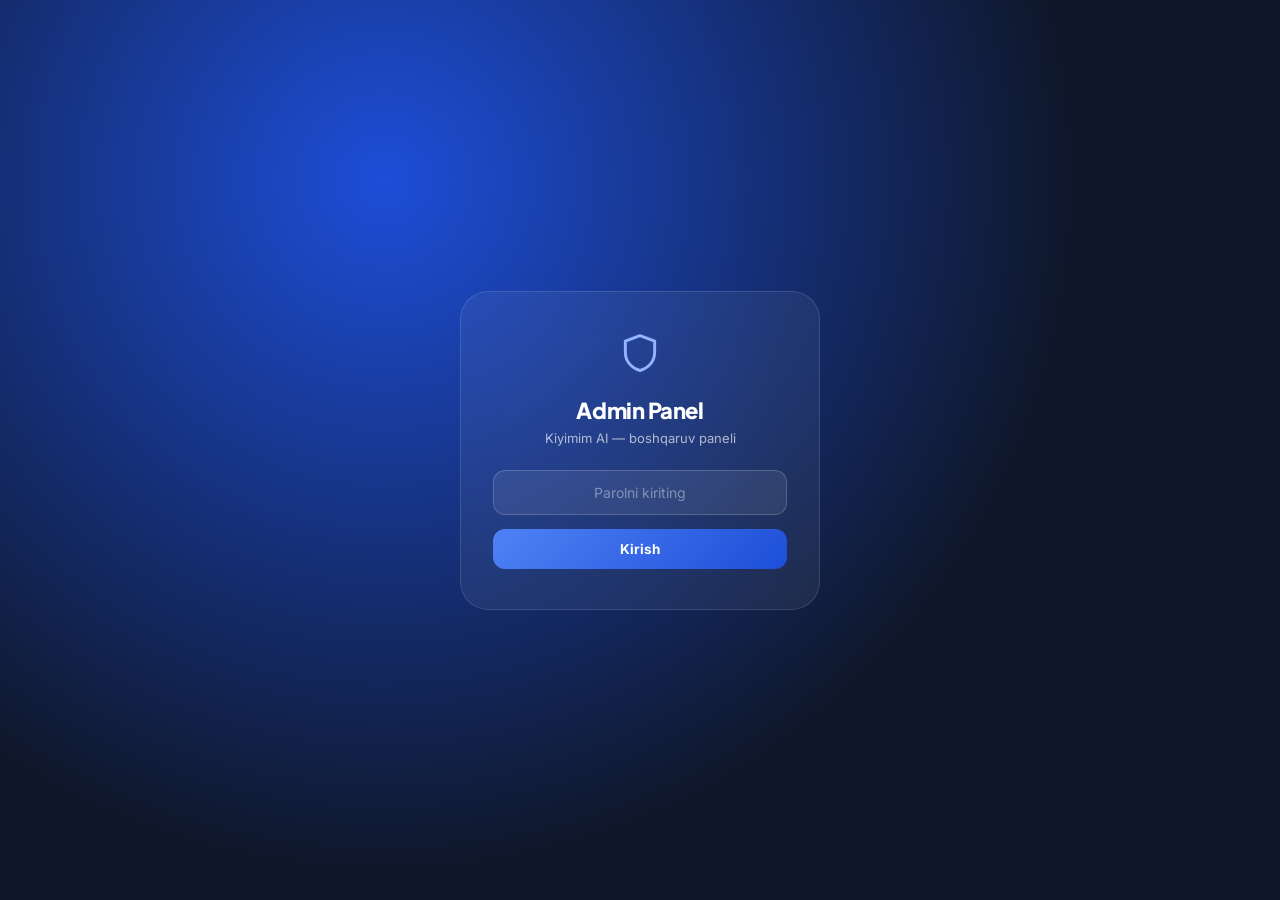
<file: admin.html>
<!DOCTYPE html>
<html lang="uz">
<head>
<meta charset="UTF-8">
<meta name="viewport" content="width=device-width, initial-scale=1.0">
<title>Kiyimim AI — Admin Panel</title>
<meta name="robots" content="noindex, nofollow">
<link rel="preconnect" href="https://fonts.googleapis.com">
<link href="https://fonts.googleapis.com/css2?family=Plus+Jakarta+Sans:wght@400;500;600;700;800&family=Inter:wght@400;500;600;700&display=swap" rel="stylesheet">
<link rel="stylesheet" href="/css/style.css">
<link rel="stylesheet" href="/css/admin.css">
</head>
<body class="admin-body">

<!-- ============ LOGIN GATE ============ -->
<div id="adminGate" class="admin-gate">
  <div class="admin-gate-card">
    <svg viewBox="0 0 24 24" class="admin-gate-icon"><path d="M12 2 4 5v6c0 5 3.4 8.7 8 10 4.6-1.3 8-5 8-10V5z"/></svg>
    <h1>Admin Panel</h1>
    <p>Kiyimim AI — boshqaruv paneli</p>
    <input type="password" id="adminPasswordInput" placeholder="Parolni kiriting" autocomplete="off">
    <button id="adminLoginBtn" class="admin-btn admin-btn-primary">Kirish</button>
    <p id="adminGateError" class="admin-gate-error" hidden>Parol noto'g'ri</p>
  </div>
</div>

<!-- ============ ADMIN DASHBOARD ============ -->
<div id="adminDashboard" class="admin-dashboard" hidden>

  <aside class="admin-sidebar">
    <div class="admin-brand">
      <svg viewBox="0 0 24 24"><path d="M8 2 4 5v4l2.5-.6V21h11V8.4L20 9V5l-4-3-2 2h-4z"/></svg>
      <span>Kiyimim AI<small>Admin</small></span>
    </div>
    <nav class="admin-nav">
      <button class="admin-nav-btn active" data-panel="overview">📊 Umumiy ko'rinish</button>
      <button class="admin-nav-btn" data-panel="users">👤 Foydalanuvchilar</button>
      <button class="admin-nav-btn" data-panel="items">👕 Kiyimlar</button>
      <button class="admin-nav-btn" data-panel="add-item">➕ Kiyim qo'shish</button>
      <button class="admin-nav-btn" data-panel="outfits">⭐ Outfitlar</button>
      <button class="admin-nav-btn" data-panel="wishlist">🛍️ Wishlist</button>
      <button class="admin-nav-btn" data-panel="messages">📩 Xabarlar</button>
      <button class="admin-nav-btn" data-panel="raw">🗄️ Xom ma'lumot (JSON)</button>
      <button class="admin-nav-btn" data-panel="danger">⚠️ Xavfli zona</button>
    </nav>
    <button id="adminLogoutBtn" class="admin-nav-btn admin-nav-logout">🚪 Chiqish</button>
  </aside>

  <main class="admin-main">

    <!-- OVERVIEW -->
    <section id="panel-overview" class="admin-panel active">
      <h2>Umumiy ko'rinish</h2>
      <div class="admin-stat-grid" id="overviewStats"></div>
      <div class="admin-card">
        <h3>Kategoriyalar taqsimoti</h3>
        <div id="overviewCatChart" class="admin-bar-chart"></div>
      </div>
      <div class="admin-card">
        <h3>So'nggi faoliyat</h3>
        <ul id="overviewActivity" class="admin-list"></ul>
      </div>
    </section>

    <!-- USERS -->
    <section id="panel-users" class="admin-panel">
      <h2>Foydalanuvchilar</h2>
      <div class="admin-card">
        <table class="admin-table">
          <thead><tr><th>Ism</th><th>Email</th><th>Ro'yxatdan o'tgan sana</th><th>ID</th></tr></thead>
          <tbody id="usersTableBody"></tbody>
        </table>
        <p id="usersEmpty" class="admin-empty" hidden>Foydalanuvchilar yo'q.</p>
      </div>
    </section>

    <!-- ITEMS -->
    <section id="panel-items" class="admin-panel">
      <h2>Barcha kiyimlar</h2>
      <div class="admin-card">
        <table class="admin-table">
          <thead><tr><th>Nomi</th><th>Kategoriya</th><th>Rang</th><th>Holat</th><th>Kirlik</th><th>Kiyilgan</th><th>Sevimli</th><th></th></tr></thead>
          <tbody id="itemsTableBody"></tbody>
        </table>
        <p id="itemsEmpty" class="admin-empty" hidden>Kiyimlar yo'q.</p>
      </div>
    </section>

    <!-- ADD ITEM -->
    <section id="panel-add-item" class="admin-panel">
      <h2>Yangi kiyim qo'shish</h2>
      <div class="admin-card">
        <form id="adminAddItemForm" class="admin-form">
          <div class="admin-form-row">
            <label>Nomi *</label>
            <input type="text" id="adminItemName" placeholder="Masalan: Oq futbolka" required>
          </div>
          <div class="admin-form-grid">
            <div class="admin-form-row">
              <label>Kategoriya *</label>
              <select id="adminItemCategory" required></select>
            </div>
            <div class="admin-form-row">
              <label>Rang *</label>
              <select id="adminItemColor" required></select>
            </div>
          </div>
          <div class="admin-form-grid">
            <div class="admin-form-row">
              <label>Fasl *</label>
              <select id="adminItemSeason" required></select>
            </div>
            <div class="admin-form-row">
              <label>Brend</label>
              <input type="text" id="adminItemBrand" placeholder="Masalan: Zara">
            </div>
          </div>
          <div class="admin-form-row">
            <label>Rasm URL (ixtiyoriy)</label>
            <input type="text" id="adminItemPhoto" placeholder="https://... yoki bo'sh qoldiring">
          </div>
          <div class="admin-form-row">
            <label>Izoh</label>
            <textarea id="adminItemNote" rows="2" placeholder="Qo'shimcha izoh..."></textarea>
          </div>
          <button type="submit" class="admin-btn admin-btn-primary">Kiyimni qo'shish</button>
        </form>
      </div>
    </section>

    <!-- OUTFITS -->
    <section id="panel-outfits" class="admin-panel">
      <h2>Saqlangan outfitlar</h2>
      <div class="admin-card">
        <table class="admin-table">
          <thead><tr><th>Vaziyat</th><th>Moslik</th><th>Saqlangan sana</th></tr></thead>
          <tbody id="outfitsTableBody"></tbody>
        </table>
        <p id="outfitsEmpty" class="admin-empty" hidden>Outfitlar yo'q.</p>
      </div>
    </section>

    <!-- WISHLIST -->
    <section id="panel-wishlist" class="admin-panel">
      <h2>Kerak narsalar (wishlist)</h2>
      <div class="admin-card">
        <table class="admin-table">
          <thead><tr><th>Matn</th><th>Qo'shilgan sana</th></tr></thead>
          <tbody id="wishlistTableBody"></tbody>
        </table>
        <p id="wishlistEmpty" class="admin-empty" hidden>Ro'yxat bo'sh.</p>
      </div>
    </section>

    <!-- MESSAGES -->
    <section id="panel-messages" class="admin-panel">
      <h2>Bog'lanish xabarlari</h2>
      <div class="admin-card">
        <div id="messagesList" class="admin-message-list"></div>
        <p id="messagesEmpty" class="admin-empty" hidden>Xabarlar yo'q.</p>
      </div>
    </section>

    <!-- RAW JSON -->
    <section id="panel-raw" class="admin-panel">
      <h2>Xom ma'lumot (localStorage)</h2>
      <div class="admin-card">
        <div class="admin-raw-actions">
          <button id="rawCopyBtn" class="admin-btn admin-btn-secondary">Nusxalash</button>
          <button id="rawDownloadBtn" class="admin-btn admin-btn-secondary">Yuklab olish (.json)</button>
        </div>
        <pre id="rawJsonView" class="admin-raw-view"></pre>
      </div>
    </section>

    <!-- DANGER ZONE -->
    <section id="panel-danger" class="admin-panel">
      <h2>Xavfli zona</h2>
      <div class="admin-card admin-card-danger">
        <h3>Barcha ma'lumotlarni tozalash</h3>
        <p>Bu amal ushbu brauzerdagi barcha foydalanuvchi, kiyim, outfit, wishlist va xabarlarni butunlay o'chiradi. Ortga qaytarib bo'lmaydi.</p>
        <button id="resetAllBtn" class="admin-btn admin-btn-danger">Hammasini tozalash</button>
      </div>
      <div class="admin-card admin-card-danger">
        <h3>Faqat kiyimlarni tozalash</h3>
        <p>Foydalanuvchilarni saqlab qolib, faqat garderobni bo'shatadi.</p>
        <button id="resetItemsBtn" class="admin-btn admin-btn-danger">Kiyimlarni tozalash</button>
      </div>
    </section>

  </main>
</div>

<div class="admin-toast-container" id="adminToastContainer"></div>

<script src="/js/storage.js"></script>
<script src="/js/data.js"></script>
<script src="/js/admin.js"></script>
</body>
</html>
</file>
<file: css/style.css>
/* ==========================================================================
   KIYIMIM AI — Design System
   Palette:  --primary #2563EB · --secondary #0F172A · --bg #F8FAFC
   Type:     Plus Jakarta Sans (display) + Inter (body)
   ========================================================================== */

/* `display:flex/inline-flex` klasslari (masalan .btn, .chip) HTML `hidden`
   atributini CSS spetsifiklik bo'yicha bosib o'tadi. Shu sabab JS orqali
   el.hidden=true qilingan har qanday element haqiqatan yashirilishi uchun
   global qoida — loyihadagi barcha `[hidden]` elementlarga tegishli. */
[hidden] {
  display: none !important;
}

:root {
  /* --- brand palette (fixed by brief) --- */
  --primary: #2563eb;
  --primary-light: #4f82f5;
  --primary-dark: #1d4ed8;
  --secondary: #0f172a;
  --bg: #f8fafc;

  /* --- supporting accents --- */
  --accent-amber: #f59e0b;
  --success: #10b981;
  --danger: #ef4444;
  --danger-dark: #dc2626;

  /* --- surfaces / text (light mode) --- */
  --surface: #ffffff;
  --surface-glass: rgba(255, 255, 255, 0.62);
  --surface-glass-strong: rgba(255, 255, 255, 0.82);
  --border: rgba(15, 23, 42, 0.08);
  --text-1: #0f172a;
  --text-2: #475569;
  --text-3: #94a3b8;
  --shadow-sm: 0 2px 8px rgba(15, 23, 42, 0.06);
  --shadow-md:
    0 12px 32px -8px rgba(37, 99, 235, 0.18), 0 4px 12px rgba(15, 23, 42, 0.06);
  --shadow-lg: 0 24px 60px -12px rgba(15, 23, 42, 0.18);

  --radius-lg: 20px;
  --radius-md: 16px;
  --radius-sm: 12px;
  --radius-xl: 28px;

  --font-display: "Plus Jakarta Sans", system-ui, sans-serif;
  --font-body: "Inter", system-ui, sans-serif;

  color-scheme: light;
}

html[data-theme="dark"] {
  --bg: #0b1220;
  --surface: #131b2c;
  --surface-glass: rgba(19, 27, 44, 0.6);
  --surface-glass-strong: rgba(19, 27, 44, 0.85);
  --border: rgba(255, 255, 255, 0.08);
  --text-1: #f1f5f9;
  --text-2: #94a3b8;
  --text-3: #5b6b85;
  --shadow-sm: 0 2px 10px rgba(0, 0, 0, 0.3);
  --shadow-md:
    0 16px 40px -10px rgba(37, 99, 235, 0.35), 0 4px 14px rgba(0, 0, 0, 0.4);
  --shadow-lg: 0 24px 60px -12px rgba(0, 0, 0, 0.55);
  color-scheme: dark;
}

*,
*::before,
*::after {
  box-sizing: border-box;
  margin: 0;
  padding: 0;
}
html,
body {
  height: 100%;
}
body {
  font-family: var(--font-body);
  background: var(--bg);
  color: var(--text-1);
  -webkit-font-smoothing: antialiased;
  overflow-x: hidden;
  transition:
    background 0.4s ease,
    color 0.4s ease;
}
h1,
h2,
h3,
h4 {
  font-family: var(--font-display);
  letter-spacing: -0.02em;
}
button,
input,
select,
textarea {
  font-family: inherit;
  color: inherit;
}
button {
  cursor: pointer;
  border: none;
  background: none;
}
a {
  color: inherit;
  text-decoration: none;
}
ul {
  list-style: none;
}
::selection {
  background: var(--primary);
  color: #fff;
}

::-webkit-scrollbar {
  width: 0;
  height: 0;
}

/* reduced motion */
@media (prefers-reduced-motion: reduce) {
  * {
    animation-duration: 0.01ms !important;
    transition-duration: 0.01ms !important;
  }
}

/* ==========================================================================
   Layout shell — simulate a mobile app frame on larger viewports
   ========================================================================== */
.screen {
  position: fixed;
  inset: 0;
  display: flex;
  z-index: 50;
}
.app-shell {
  max-width: 480px;
  margin: 0 auto;
  min-height: 100vh;
  position: relative;
  background: var(--bg);
}
@media (min-width: 560px) {
  body {
    background: linear-gradient(160deg, #0f172a 0%, #1e2a44 100%);
  }
  .app-shell {
    box-shadow: 0 40px 100px rgba(0, 0, 0, 0.45);
    min-height: 100vh;
  }
  .screen {
    max-width: 480px;
    margin: 0 auto;
  }
}

.glass {
  background: var(--surface-glass);
  backdrop-filter: blur(20px) saturate(160%);
  -webkit-backdrop-filter: blur(20px) saturate(160%);
  border: 1px solid var(--border);
}

/* ==========================================================================
   SPLASH SCREEN
   ========================================================================== */
.splash {
  background: radial-gradient(
    circle at 30% 20%,
    #3b6cf0 0%,
    var(--secondary) 60%
  );
  align-items: center;
  justify-content: center;
  flex-direction: column;
  overflow: hidden;
}
.splash-bg {
  position: absolute;
  inset: -20%;
  background:
    radial-gradient(circle at 20% 80%, rgba(37, 99, 235, 0.5), transparent 55%),
    radial-gradient(circle at 80% 15%, rgba(79, 130, 245, 0.4), transparent 50%);
  animation: drift 8s ease-in-out infinite alternate;
}
@keyframes drift {
  to {
    transform: translate(3%, -3%) scale(1.05);
  }
}
.splash-content {
  position: relative;
  text-align: center;
  color: #fff;
}

.splash-logo {
  position: relative;
  width: 96px;
  height: 96px;
  margin: 0 auto 28px;
  display: flex;
  align-items: center;
  justify-content: center;
}
.splash-logo-icon {
  width: 44px;
  height: 44px;
  fill: none;
  stroke: #fff;
  stroke-width: 1.6;
  z-index: 2;
  animation: pop 0.9s cubic-bezier(0.34, 1.56, 0.64, 1) both;
}
.splash-ring {
  position: absolute;
  inset: 0;
  border-radius: 50%;
  border: 2px solid rgba(255, 255, 255, 0.35);
  background: rgba(255, 255, 255, 0.08);
  animation: ringPulse 2.2s ease-in-out infinite;
}
@keyframes ringPulse {
  0%,
  100% {
    transform: scale(1);
    box-shadow: 0 0 0 0 rgba(255, 255, 255, 0.15);
  }
  50% {
    transform: scale(1.06);
    box-shadow: 0 0 0 14px rgba(255, 255, 255, 0);
  }
}
@keyframes pop {
  from {
    transform: scale(0.4);
    opacity: 0;
  }
  to {
    transform: scale(1);
    opacity: 1;
  }
}
.splash-title {
  font-size: 32px;
  font-weight: 800;
  margin-bottom: 10px;
  animation: fadeUp 0.7s ease 0.1s both;
}
.splash-title span {
  color: #93b4ff;
}
.splash-tagline {
  font-size: 14.5px;
  color: rgba(255, 255, 255, 0.75);
  font-weight: 500;
  animation: fadeUp 0.7s ease 0.25s both;
}
@keyframes fadeUp {
  from {
    opacity: 0;
    transform: translateY(10px);
  }
  to {
    opacity: 1;
    transform: translateY(0);
  }
}
.splash-loader {
  display: flex;
  gap: 6px;
  justify-content: center;
  margin-top: 34px;
}
.splash-loader span {
  width: 7px;
  height: 7px;
  border-radius: 50%;
  background: #fff;
  opacity: 0.5;
  animation: dotBounce 1s ease-in-out infinite;
}
.splash-loader span:nth-child(2) {
  animation-delay: 0.15s;
}
.splash-loader span:nth-child(3) {
  animation-delay: 0.3s;
}
@keyframes dotBounce {
  0%,
  80%,
  100% {
    transform: translateY(0);
    opacity: 0.4;
  }
  40% {
    transform: translateY(-7px);
    opacity: 1;
  }
}

/* ==========================================================================
   AUTH SCREEN
   ========================================================================== */
.auth {
  background: linear-gradient(180deg, var(--bg) 0%, var(--bg) 100%);
  justify-content: center;
  align-items: center;
  flex-direction: column;
  padding: 24px;
}
.auth-blob {
  position: absolute;
  border-radius: 50%;
  filter: blur(70px);
  opacity: 0.35;
  z-index: 0;
}
.auth-blob.a {
  width: 280px;
  height: 280px;
  background: var(--primary);
  top: -80px;
  left: -60px;
}
.auth-blob.b {
  width: 260px;
  height: 260px;
  background: var(--accent-amber);
  bottom: -60px;
  right: -80px;
  opacity: 0.25;
}
.auth-wrap {
  position: relative;
  z-index: 1;
  width: 100%;
  max-width: 400px;
}
.auth-brand {
  display: flex;
  align-items: center;
  justify-content: center;
  gap: 10px;
  margin-bottom: 36px;
  font-family: var(--font-display);
  font-weight: 800;
  font-size: 20px;
}
.auth-brand-icon {
  width: 28px;
  height: 28px;
  fill: none;
  stroke: var(--primary);
  stroke-width: 1.7;
}
.auth-card {
  border-radius: var(--radius-xl);
  padding: 28px 24px;
  box-shadow: var(--shadow-lg);
}
.auth-tabs {
  position: relative;
  display: flex;
  background: rgba(15, 23, 42, 0.05);
  border-radius: 14px;
  padding: 4px;
  margin-bottom: 24px;
}
html[data-theme="dark"] .auth-tabs {
  background: rgba(255, 255, 255, 0.06);
}
.auth-tab {
  flex: 1;
  padding: 10px;
  text-align: center;
  font-weight: 600;
  font-size: 14px;
  border-radius: 10px;
  color: var(--text-2);
  position: relative;
  z-index: 1;
  transition: color 0.3s;
}
.auth-tab.active {
  color: #fff;
}
.auth-tab-indicator {
  position: absolute;
  top: 4px;
  left: 4px;
  width: calc(50% - 4px);
  height: calc(100% - 8px);
  background: var(--primary);
  border-radius: 10px;
  transition: transform 0.35s cubic-bezier(0.65, 0, 0.35, 1);
  box-shadow: var(--shadow-md);
}
.auth-tab[data-tab="register"].active ~ .auth-tab-indicator {
  transform: translateX(100%);
}

.auth-form {
  display: none;
  flex-direction: column;
  gap: 16px;
  animation: fadeUp 0.4s ease;
}
.auth-form.active {
  display: flex;
}
.field {
  display: flex;
  flex-direction: column;
  gap: 6px;
}
.field label {
  font-size: 12.5px;
  font-weight: 600;
  color: var(--text-2);
}
.field-optional {
  font-weight: 400;
  color: var(--text-3);
}
.field input,
.field select,
.field textarea {
  border: 1.5px solid var(--border);
  background: var(--surface);
  border-radius: var(--radius-sm);
  padding: 13px 15px;
  font-size: 14.5px;
  color: var(--text-1);
  transition:
    border-color 0.2s,
    box-shadow 0.2s;
}
.field input:focus,
.field select:focus,
.field textarea:focus {
  outline: none;
  border-color: var(--primary);
  box-shadow: 0 0 0 4px rgba(37, 99, 235, 0.14);
}
.password-field {
  position: relative;
  display: flex;
}
.password-field input {
  width: 100%;
  padding-right: 44px;
}
.pw-toggle-btn {
  position: absolute;
  right: 4px;
  top: 50%;
  transform: translateY(-50%);
  width: 36px;
  height: 36px;
  display: flex;
  align-items: center;
  justify-content: center;
  color: var(--text-3);
  border-radius: 10px;
}
.pw-toggle-btn svg {
  width: 18px;
  height: 18px;
}
.pw-toggle-btn:active {
  color: var(--primary);
}
.field-row {
  display: grid;
  grid-template-columns: 1fr 1fr;
  gap: 12px;
}
.remember {
  display: flex;
  align-items: center;
  gap: 9px;
  font-size: 13.5px;
  color: var(--text-2);
  cursor: pointer;
}
.remember input {
  display: none;
}
.checkbox-visual {
  width: 18px;
  height: 18px;
  border-radius: 6px;
  border: 1.6px solid var(--border);
  position: relative;
  flex: none;
}
.remember input:checked + .checkbox-visual {
  background: var(--primary);
  border-color: var(--primary);
}
.remember input:checked + .checkbox-visual::after {
  content: "";
  position: absolute;
  left: 5px;
  top: 1px;
  width: 5px;
  height: 9px;
  border: solid #fff;
  border-width: 0 2px 2px 0;
  transform: rotate(45deg);
}

/* ==========================================================================
   BUTTONS
   ========================================================================== */
.btn {
  display: inline-flex;
  align-items: center;
  justify-content: center;
  gap: 8px;
  padding: 13px 22px;
  border-radius: var(--radius-sm);
  font-weight: 700;
  font-size: 14.5px;
  transition:
    transform 0.15s ease,
    box-shadow 0.25s ease,
    background 0.2s ease,
    opacity 0.2s;
}
.btn:active {
  transform: scale(0.97);
}
.btn-block {
  width: 100%;
}
.btn-lg {
  padding: 16px 22px;
  font-size: 15.5px;
  border-radius: var(--radius-md);
}
.btn-primary {
  background: linear-gradient(
    135deg,
    var(--primary-light),
    var(--primary-dark)
  );
  color: #fff;
  box-shadow: var(--shadow-md);
}
.btn-primary:hover {
  box-shadow: 0 16px 36px -8px rgba(37, 99, 235, 0.32);
}
.btn-secondary {
  background: rgba(37, 99, 235, 0.1);
  color: var(--primary);
}
html[data-theme="dark"] .btn-secondary {
  background: rgba(79, 130, 245, 0.16);
}
.btn-danger {
  background: var(--danger);
  color: #fff;
}
.btn-danger-outline {
  background: rgba(239, 68, 68, 0.08);
  color: var(--danger);
}

.icon-btn {
  width: 44px;
  height: 44px;
  display: flex;
  align-items: center;
  justify-content: center;
  border-radius: 14px;
  background: var(--surface);
  border: 1px solid var(--border);
  position: relative;
  transition:
    transform 0.15s,
    background 0.2s;
}
.icon-btn:active {
  transform: scale(0.92);
}
.icon-btn svg {
  width: 20px;
  height: 20px;
  fill: none;
  stroke: currentColor;
  stroke-width: 1.7;
  stroke-linecap: round;
  stroke-linejoin: round;
}
.icon-btn .dot {
  position: absolute;
  top: 9px;
  right: 10px;
  width: 7px;
  height: 7px;
  border-radius: 50%;
  background: var(--danger);
  border: 1.5px solid var(--surface);
}
.icon-btn .badge {
  position: absolute;
  top: 6px;
  right: 6px;
  width: 8px;
  height: 8px;
  border-radius: 50%;
  background: var(--primary);
}
.icon-btn-mini {
  width: 26px;
  height: 26px;
  display: flex;
  align-items: center;
  justify-content: center;
  border-radius: 8px;
}
.icon-btn-mini svg {
  width: 15px;
  height: 15px;
  stroke: var(--text-2);
}

svg {
  fill: none;
  stroke: currentColor;
  stroke-width: 1.7;
  stroke-linecap: round;
  stroke-linejoin: round;
}

/* ==========================================================================
   VIEWS / NAVIGATION
   ========================================================================== */
.view {
  display: none;
  padding: 20px 20px calc(var(--nav-h, 96px) + 34px);
  min-height: 100vh;
  animation: viewIn 0.35s cubic-bezier(0.2, 0.7, 0.3, 1);
}
.view.active {
  display: block;
}
@keyframes viewIn {
  from {
    opacity: 0;
    transform: translateY(10px);
  }
  to {
    opacity: 1;
    transform: translateY(0);
  }
}

.page-header {
  display: flex;
  align-items: center;
  justify-content: space-between;
  margin-bottom: 20px;
  padding-top: 6px;
}
.page-header h1 {
  font-size: 22px;
  font-weight: 800;
}
.page-header-actions {
  display: flex;
  gap: 10px;
}

.bottom-nav {
  position: fixed;
  bottom: 0;
  left: 0;
  right: 0;
  max-width: 480px;
  margin: 0 auto;
  display: flex;
  align-items: center;
  justify-content: space-around;
  padding: 10px 6px calc(10px + env(safe-area-inset-bottom));
  border-top: 1px solid var(--border);
  z-index: 40;
  box-shadow: 0 -8px 30px rgba(15, 23, 42, 0.06);
  background: var(--surface);
}
.bottom-nav.hide-for-chat {
  display: none;
}
.nav-btn {
  display: flex;
  flex-direction: column;
  align-items: center;
  gap: 4px;
  color: var(--text-3);
  font-size: 10.5px;
  font-weight: 600;
  flex: 1;
  padding: 6px 0;
  transition: color 0.2s;
}
.nav-btn svg {
  width: 22px;
  height: 22px;
  transition: transform 0.2s;
}
.nav-btn.active {
  color: var(--primary);
}
.nav-btn.active svg {
  transform: translateY(-2px);
}
.nav-btn-fab {
  flex: 0 0 auto;
  margin-top: -30px;
}
.fab-inner {
  width: 56px;
  height: 56px;
  border-radius: 18px;
  display: flex;
  align-items: center;
  justify-content: center;
  background: linear-gradient(
    135deg,
    var(--primary-light),
    var(--primary-dark)
  );
  box-shadow: var(--shadow-md);
  transition: transform 0.2s;
}
.nav-btn-fab svg {
  width: 26px;
  height: 26px;
  stroke: #fff;
}
.nav-btn-fab:active .fab-inner {
  transform: scale(0.9) rotate(90deg);
}

.back-to-top {
  position: fixed;
  right: calc(50% - 216px);
  bottom: 100px;
  width: 42px;
  height: 42px;
  border-radius: 50%;
  background: var(--surface);
  box-shadow: var(--shadow-md);
  display: flex;
  align-items: center;
  justify-content: center;
  border: 1px solid var(--border);
  opacity: 0;
  pointer-events: none;
  transform: translateY(10px);
  transition: all 0.3s;
  z-index: 45;
}
.back-to-top.show {
  opacity: 1;
  pointer-events: auto;
  transform: translateY(0);
}
.back-to-top svg {
  width: 18px;
  height: 18px;
}
@media (max-width: 560px) {
  .back-to-top {
    right: 16px;
  }
}

/* ==========================================================================
   HOME
   ========================================================================== */
.home-header {
  padding-top: 6px;
  margin-bottom: 24px;
}
.home-header-top {
  display: flex;
  align-items: flex-start;
  justify-content: space-between;
}
.eyebrow {
  font-size: 12.5px;
  color: var(--text-3);
  font-weight: 600;
  text-transform: uppercase;
  letter-spacing: 0.06em;
  margin-bottom: 4px;
}
.home-name {
  font-size: 25px;
  font-weight: 800;
}
.home-meta-row {
  display: flex;
  gap: 8px;
  margin-top: 16px;
  flex-wrap: wrap;
}
.chip {
  display: inline-flex;
  align-items: center;
  gap: 6px;
  padding: 8px 14px;
  border-radius: 100px;
  background: var(--surface);
  border: 1px solid var(--border);
  font-size: 12.5px;
  font-weight: 600;
  color: var(--text-2);
  white-space: nowrap;
  flex: none;
}
.chip svg {
  width: 14px;
  height: 14px;
}
.chip-weather {
  background: linear-gradient(
    135deg,
    rgba(37, 99, 235, 0.12),
    rgba(79, 130, 245, 0.06)
  );
  color: var(--primary);
  border-color: rgba(37, 99, 235, 0.2);
}
.weather-map-wrap {
  margin-top: 10px;
  border-radius: 16px;
  overflow: hidden;
  border: 1px solid var(--border);
  box-shadow: var(--shadow-sm);
}
.weather-map-frame {
  width: 100%;
  height: 150px;
  border: 0;
  display: block;
}

.section-block {
  margin-bottom: 20px;
}
.section-block-last {
  margin-bottom: 0;
}
.section-head {
  display: flex;
  align-items: center;
  justify-content: space-between;
  margin-bottom: 10px;
}
.section-head h2 {
  font-size: 16.5px;
  font-weight: 700;
}
.link-btn {
  display: flex;
  align-items: center;
  gap: 3px;
  font-size: 12.5px;
  font-weight: 700;
  color: var(--primary);
}
.link-btn svg {
  width: 14px;
  height: 14px;
}

.today-look {
  border-radius: var(--radius-lg);
  padding: 14px;
  box-shadow: var(--shadow-sm);
  background: linear-gradient(
    145deg,
    var(--surface-glass-strong),
    var(--surface-glass)
  );
  position: relative;
  overflow: hidden;
}
.today-look::before {
  content: "";
  position: absolute;
  top: -40%;
  right: -20%;
  width: 160px;
  height: 160px;
  border-radius: 50%;
  background: radial-gradient(circle, rgba(37, 99, 235, 0.18), transparent 70%);
}
.tl-head {
  display: flex;
  justify-content: space-between;
  align-items: center;
  margin-bottom: 10px;
  position: relative;
}
.tl-occasion {
  font-size: 11px;
  font-weight: 700;
  color: var(--primary);
  text-transform: uppercase;
  letter-spacing: 0.05em;
}
.tl-match {
  font-size: 11.5px;
  font-weight: 700;
  color: var(--success);
  background: rgba(16, 185, 129, 0.12);
  padding: 3px 9px;
  border-radius: 100px;
}
.tl-items {
  display: flex;
  gap: 8px;
  position: relative;
}
.tl-item {
  flex: 1;
  text-align: center;
}
.tl-item-img {
  width: 100%;
  aspect-ratio: 1;
  border-radius: 12px;
  background: var(--surface);
  border: 1px solid var(--border);
  display: flex;
  align-items: center;
  justify-content: center;
  overflow: hidden;
  margin-bottom: 5px;
  max-height: 78px;
}
.tl-item-img img {
  width: 100%;
  height: 100%;
  object-fit: cover;
}
.tl-item-img svg {
  width: 20px;
  height: 20px;
  color: var(--text-3);
}
.tl-item-name {
  font-size: 10px;
  font-weight: 600;
  color: var(--text-2);
  white-space: nowrap;
  overflow: hidden;
  text-overflow: ellipsis;
}
.tl-empty {
  text-align: center;
  padding: 14px 8px;
}
.tl-empty svg {
  width: 30px;
  height: 30px;
  color: var(--text-3);
  margin-bottom: 8px;
}
.tl-empty p {
  font-size: 12.5px;
  color: var(--text-2);
  margin-bottom: 12px;
}

.stat-grid {
  display: grid;
  grid-template-columns: 1fr 1fr;
  gap: 12px;
}
.stat-grid-4 {
  grid-template-columns: 1fr 1fr;
  margin-bottom: 24px;
}
.stat-card {
  background: var(--surface);
  border: 1px solid var(--border);
  border-radius: var(--radius-lg);
  padding: 18px;
  box-shadow: var(--shadow-sm);
}
.stat-card-accent {
  background: linear-gradient(135deg, var(--primary), var(--primary-dark));
  border: none;
}
.stat-card-accent .stat-num,
.stat-card-accent .stat-label {
  color: #fff;
}
.stat-num {
  display: block;
  font-size: 26px;
  font-weight: 800;
  font-family: var(--font-display);
}
.stat-label {
  font-size: 12px;
  color: var(--text-2);
  font-weight: 600;
}

.latest-scroll {
  display: flex;
  gap: 12px;
  overflow-x: auto;
  padding-bottom: 4px;
  scroll-snap-type: x proximity;
}

/* ==========================================================================
   FOYDALANUVCHI FIKRI (TESTIMONIAL)
   ========================================================================== */
.testimonial-card {
  border-radius: var(--radius-lg);
  padding: 18px;
  position: relative;
  overflow: hidden;
}
.testimonial-quote-icon {
  width: 26px;
  height: 26px;
  color: var(--primary);
  opacity: 0.35;
  margin-bottom: 6px;
}
.testimonial-text {
  font-size: 14px;
  line-height: 1.6;
  color: var(--text-1);
  font-weight: 500;
  margin-bottom: 14px;
}
.testimonial-footer {
  display: flex;
  align-items: center;
  gap: 10px;
}
.testimonial-avatar {
  width: 38px;
  height: 38px;
  flex: none;
  border-radius: 12px;
  background: linear-gradient(
    135deg,
    var(--primary-light),
    var(--primary-dark)
  );
  color: #fff;
  font-size: 13px;
  font-weight: 800;
  font-family: var(--font-display);
  display: flex;
  align-items: center;
  justify-content: center;
}
.testimonial-meta {
  flex: 1;
  min-width: 0;
}
.testimonial-name {
  font-size: 13px;
  font-weight: 700;
  color: var(--text-1);
  display: flex;
  align-items: center;
  gap: 5px;
}
.testimonial-badge {
  font-size: 9.5px;
  font-weight: 700;
  color: var(--success);
  background: rgba(16, 185, 129, 0.12);
  padding: 2px 7px;
  border-radius: 100px;
}
.testimonial-stars {
  display: flex;
  gap: 2px;
  margin-top: 2px;
}
.testimonial-stars svg {
  width: 11px;
  height: 11px;
  color: #f59e0b;
  fill: #f59e0b;
}

.latest-card {
  flex: 0 0 128px;
  scroll-snap-align: start;
}
.latest-card-img {
  width: 128px;
  height: 150px;
  border-radius: 16px;
  background: var(--surface);
  border: 1px solid var(--border);
  overflow: hidden;
  margin-bottom: 8px;
  position: relative;
}
.latest-card-img img {
  width: 100%;
  height: 100%;
  object-fit: cover;
}
.latest-card-name {
  font-size: 12.5px;
  font-weight: 700;
}
.latest-card-cat {
  font-size: 11px;
  color: var(--text-3);
}

.quick-grid {
  display: grid;
  grid-template-columns: repeat(4, 1fr);
  gap: 10px;
}
.quick-btn {
  display: flex;
  flex-direction: column;
  align-items: center;
  gap: 8px;
  background: var(--surface);
  border: 1px solid var(--border);
  border-radius: 16px;
  padding: 14px 4px;
  font-size: 11px;
  font-weight: 600;
  color: var(--text-2);
  transition:
    transform 0.15s,
    box-shadow 0.2s;
}
.quick-btn:active {
  transform: scale(0.94);
}
.quick-btn svg {
  width: 20px;
  height: 20px;
  color: var(--primary);
}

.activity-list {
  display: flex;
  flex-direction: column;
  gap: 10px;
}
.activity-item {
  display: flex;
  align-items: center;
  gap: 12px;
  background: var(--surface);
  border: 1px solid var(--border);
  border-radius: 14px;
  padding: 12px 14px;
}
.activity-icon {
  width: 36px;
  height: 36px;
  border-radius: 10px;
  background: rgba(37, 99, 235, 0.1);
  display: flex;
  align-items: center;
  justify-content: center;
  flex: none;
}
.activity-icon svg {
  width: 17px;
  height: 17px;
  color: var(--primary);
}
.activity-text {
  font-size: 13px;
  font-weight: 600;
}
.activity-time {
  font-size: 11px;
  color: var(--text-3);
}

/* ==========================================================================
   WARDROBE / GRID / CARDS
   ========================================================================== */
.search-bar {
  display: none;
  align-items: center;
  gap: 10px;
  background: var(--surface);
  border: 1.5px solid var(--border);
  border-radius: 14px;
  padding: 11px 14px;
  margin-bottom: 14px;
}
.search-bar.show {
  display: flex;
  animation: fadeUp 0.3s ease;
}
.search-bar svg {
  width: 18px;
  height: 18px;
  color: var(--text-3);
  flex: none;
}
.search-bar input {
  flex: 1;
  border: none;
  outline: none;
  background: none;
  font-size: 14px;
}

.category-scroll {
  display: flex;
  gap: 8px;
  overflow-x: auto;
  margin-bottom: 16px;
  padding-bottom: 2px;
}
.cat-chip {
  flex: none;
  padding: 9px 16px;
  border-radius: 100px;
  background: var(--surface);
  border: 1px solid var(--border);
  font-size: 12.5px;
  font-weight: 600;
  color: var(--text-2);
  transition: all 0.2s;
}
.cat-chip.active {
  background: var(--primary);
  color: #fff;
  border-color: var(--primary);
}

.wardrobe-grid {
  display: grid;
  grid-template-columns: 1fr 1fr;
  gap: 14px;
}
.item-card {
  background: var(--surface);
  border: 1px solid var(--border);
  border-radius: var(--radius-lg);
  overflow: hidden;
  box-shadow: var(--shadow-sm);
  transition:
    transform 0.2s,
    box-shadow 0.2s;
  animation: cardIn 0.4s ease both;
}
.item-card:active {
  transform: scale(0.97);
}
@keyframes cardIn {
  from {
    opacity: 0;
    transform: translateY(12px);
  }
  to {
    opacity: 1;
    transform: translateY(0);
  }
}
.item-card-img {
  position: relative;
  aspect-ratio: 1/1.1;
  background: linear-gradient(160deg, #eef2f8, #e2e8f4);
}
html[data-theme="dark"] .item-card-img {
  background: linear-gradient(160deg, #1a2540, #131b2c);
}
.item-card-img img {
  width: 100%;
  height: 100%;
  object-fit: cover;
}
.item-card-img .no-img {
  width: 100%;
  height: 100%;
  display: flex;
  align-items: center;
  justify-content: center;
}
.item-card-img .no-img svg {
  width: 30px;
  height: 30px;
  color: var(--text-3);
}
.fav-toggle {
  position: absolute;
  top: 8px;
  right: 8px;
  width: 32px;
  height: 32px;
  border-radius: 50%;
  background: rgba(255, 255, 255, 0.85);
  backdrop-filter: blur(6px);
  display: flex;
  align-items: center;
  justify-content: center;
  box-shadow: var(--shadow-sm);
}
.fav-toggle svg {
  width: 16px;
  height: 16px;
  stroke: var(--text-2);
  transition: all 0.2s;
}
.fav-toggle.is-fav svg {
  fill: var(--danger);
  stroke: var(--danger);
}
.item-card-body {
  padding: 10px;
}
.item-card-name {
  font-size: 13.5px;
  font-weight: 700;
  margin-bottom: 2px;
  white-space: nowrap;
  overflow: hidden;
  text-overflow: ellipsis;
}
.item-card-cat {
  font-size: 11.5px;
  color: var(--text-3);
  margin-bottom: 6px;
}
.item-card-foot {
  display: flex;
  align-items: center;
  justify-content: space-between;
}
.item-card-cat-small {
  font-size: 10.5px;
  color: var(--text-3);
  font-weight: 600;
}
.item-card-dot {
  width: 14px;
  height: 14px;
  border-radius: 50%;
  border: 2px solid var(--border);
}

.empty-state {
  text-align: center;
  padding: 60px 24px;
  color: var(--text-2);
}
.empty-state svg {
  width: 52px;
  height: 52px;
  color: var(--text-3);
  margin-bottom: 16px;
}
.empty-state h3 {
  font-size: 17px;
  margin-bottom: 6px;
}
.empty-state p {
  font-size: 13.5px;
  margin-bottom: 18px;
  line-height: 1.5;
}

/* skeleton */
.skeleton {
  background: linear-gradient(
    90deg,
    var(--border) 25%,
    rgba(255, 255, 255, 0.5) 37%,
    var(--border) 63%
  );
  background-size: 400% 100%;
  animation: shimmer 1.4s ease infinite;
  border-radius: var(--radius-lg);
}
@keyframes shimmer {
  0% {
    background-position: 100% 0;
  }
  100% {
    background-position: 0 0;
  }
}

/* ==========================================================================
   ADD / EDIT ITEM FORM
   ========================================================================== */
.item-form {
  display: flex;
  flex-direction: column;
  gap: 16px;
}
.photo-upload {
  position: relative;
  width: 100%;
  aspect-ratio: 4/3;
  border-radius: var(--radius-lg);
  border: 2px dashed var(--border);
  background: var(--surface);
  display: flex;
  align-items: center;
  justify-content: center;
  overflow: hidden;
  margin-bottom: 4px;
}
.photo-upload img {
  width: 100%;
  height: 100%;
  object-fit: cover;
}
.photo-upload-placeholder {
  display: flex;
  flex-direction: column;
  align-items: center;
  gap: 8px;
  color: var(--text-3);
  font-size: 13px;
  font-weight: 600;
}
.photo-upload-placeholder svg {
  width: 28px;
  height: 28px;
}
.segmented {
  display: flex;
  background: var(--surface);
  border: 1px solid var(--border);
  border-radius: 12px;
  padding: 4px;
}
.seg-btn {
  flex: 1;
  padding: 9px;
  text-align: center;
  font-size: 12.5px;
  font-weight: 600;
  color: var(--text-2);
  border-radius: 9px;
  transition: all 0.2s;
}
.seg-btn.active {
  background: var(--primary);
  color: #fff;
}

/* Ko'p rasm yuklash (gallery) */
.photo-gallery {
  display: grid;
  grid-template-columns: repeat(3, 1fr);
  gap: 10px;
}
.photo-thumb {
  position: relative;
  aspect-ratio: 1;
  border-radius: 16px;
  overflow: hidden;
  border: 1.5px solid var(--border);
  background: var(--surface);
}
.photo-thumb img {
  width: 100%;
  height: 100%;
  object-fit: cover;
}
.photo-thumb-add {
  display: flex;
  flex-direction: column;
  align-items: center;
  justify-content: center;
  gap: 6px;
  border: 2px dashed var(--border);
  color: var(--text-3);
  font-size: 10.5px;
  font-weight: 600;
  cursor: pointer;
}
.photo-thumb-add svg {
  width: 22px;
  height: 22px;
}
.photo-thumb-remove {
  position: absolute;
  top: 4px;
  right: 4px;
  width: 22px;
  height: 22px;
  border-radius: 50%;
  background: rgba(0, 0, 0, 0.55);
  display: flex;
  align-items: center;
  justify-content: center;
}
.photo-thumb-remove svg {
  width: 12px;
  height: 12px;
  stroke: #fff;
}
.photo-thumb-cover {
  position: absolute;
  bottom: 4px;
  left: 4px;
  font-size: 9px;
  font-weight: 700;
  color: #fff;
  background: rgba(37, 99, 235, 0.9);
  padding: 2px 7px;
  border-radius: 100px;
}

/* Detail modal galereyasi */
.detail-photo-gallery {
  display: flex;
  overflow-x: auto;
  scroll-snap-type: x mandatory;
  width: 100%;
  aspect-ratio: 4/3;
  background: linear-gradient(160deg, #eef2f8, #e2e8f4);
}
html[data-theme="dark"] .detail-photo-gallery {
  background: linear-gradient(160deg, #1a2540, #131b2c);
}
.detail-photo-gallery .detail-photo-slide {
  flex: 0 0 100%;
  scroll-snap-align: start;
  display: flex;
  align-items: center;
  justify-content: center;
}
.detail-photo-gallery img {
  width: 100%;
  height: 100%;
  object-fit: cover;
}
.detail-photo-gallery svg {
  width: 44px;
  height: 44px;
  color: var(--text-3);
}
.detail-photo-dots {
  display: flex;
  justify-content: center;
  gap: 6px;
  padding: 10px 0 0;
}
.detail-photo-dots span {
  width: 6px;
  height: 6px;
  border-radius: 50%;
  background: var(--border);
}
.detail-photo-dots span.active {
  background: var(--primary);
}

/* ==========================================================================
   AI RECOMMENDATION
   ========================================================================== */
.ai-intro {
  font-size: 13.5px;
  color: var(--text-2);
  margin-bottom: 16px;
  line-height: 1.5;
}
.occasion-grid {
  display: grid;
  grid-template-columns: repeat(3, 1fr);
  gap: 10px;
}
.occasion-btn {
  display: flex;
  flex-direction: column;
  align-items: center;
  gap: 8px;
  background: var(--surface);
  border: 1.5px solid var(--border);
  border-radius: 16px;
  padding: 16px 6px;
  font-size: 11.5px;
  font-weight: 600;
  transition: all 0.2s;
}
.occasion-btn span.oe {
  font-size: 22px;
}
.occasion-btn.active {
  border-color: var(--primary);
  background: linear-gradient(
    135deg,
    rgba(37, 99, 235, 0.1),
    rgba(79, 130, 245, 0.04)
  );
  color: var(--primary);
  transform: translateY(-2px);
  box-shadow: var(--shadow-sm);
}

.ai-result {
  border-radius: var(--radius-xl);
  padding: 22px;
  margin-top: 20px;
  box-shadow: var(--shadow-md);
  animation: fadeUp 0.4s ease;
}
.ai-result-head {
  display: flex;
  align-items: center;
  gap: 16px;
  margin-bottom: 20px;
}
.ai-result-head h3 {
  font-size: 17px;
  font-weight: 800;
}
.ai-result-head p {
  font-size: 12.5px;
  color: var(--text-2);
  margin-top: 2px;
}
.match-ring {
  position: relative;
  width: 76px;
  height: 76px;
  flex: none;
}
.match-ring svg {
  width: 100%;
  height: 100%;
  transform: rotate(-90deg);
}
.ring-bg {
  fill: none;
  stroke: var(--border);
  stroke-width: 8;
}
.ring-fg {
  fill: none;
  stroke: var(--primary);
  stroke-width: 8;
  stroke-linecap: round;
  stroke-dasharray: 327;
  stroke-dashoffset: 327;
  transition: stroke-dashoffset 1s cubic-bezier(0.2, 0.8, 0.2, 1);
}
.match-ring-label {
  position: absolute;
  inset: 0;
  display: flex;
  flex-direction: column;
  align-items: center;
  justify-content: center;
}
.match-ring-label span {
  font-size: 16px;
  font-weight: 800;
  font-family: var(--font-display);
}
.match-ring-label small {
  font-size: 8.5px;
  color: var(--text-3);
  font-weight: 600;
}
.ai-outfit-grid {
  display: grid;
  grid-template-columns: repeat(4, 1fr);
  gap: 8px;
  margin-bottom: 18px;
}
.ai-outfit-slot {
  text-align: center;
}
.ai-outfit-img {
  aspect-ratio: 1;
  border-radius: 12px;
  background: var(--bg);
  border: 1px solid var(--border);
  display: flex;
  align-items: center;
  justify-content: center;
  overflow: hidden;
  margin-bottom: 6px;
}
.ai-outfit-img img {
  width: 100%;
  height: 100%;
  object-fit: cover;
}
.ai-outfit-img svg {
  width: 18px;
  height: 18px;
  color: var(--text-3);
}
.ai-outfit-label {
  font-size: 9.5px;
  color: var(--text-3);
  font-weight: 700;
  text-transform: uppercase;
}
.ai-outfit-name {
  font-size: 10.5px;
  font-weight: 600;
  white-space: nowrap;
  overflow: hidden;
  text-overflow: ellipsis;
}
.ai-result-actions {
  display: grid;
  grid-template-columns: 1fr 1fr;
  gap: 10px;
}

/* ==========================================================================
   STATS
   ========================================================================== */
.bar-chart {
  display: flex;
  flex-direction: column;
  gap: 12px;
}
.bar-row {
  display: flex;
  align-items: center;
  gap: 10px;
}
.bar-row-label {
  width: 76px;
  font-size: 12px;
  font-weight: 600;
  color: var(--text-2);
  flex: none;
}
.bar-track {
  flex: 1;
  height: 10px;
  border-radius: 100px;
  background: var(--border);
  overflow: hidden;
}
.bar-fill {
  height: 100%;
  border-radius: 100px;
  background: linear-gradient(90deg, var(--primary-light), var(--primary));
  width: 0;
  transition: width 1s cubic-bezier(0.2, 0.8, 0.2, 1);
}
.bar-row-num {
  width: 22px;
  text-align: right;
  font-size: 12px;
  font-weight: 700;
  flex: none;
}
.color-chart {
  display: flex;
  flex-wrap: wrap;
  gap: 10px;
}
.color-pill {
  display: flex;
  align-items: center;
  gap: 8px;
  background: var(--surface);
  border: 1px solid var(--border);
  border-radius: 100px;
  padding: 8px 14px;
  font-size: 12px;
  font-weight: 600;
}
.color-swatch {
  width: 14px;
  height: 14px;
  border-radius: 50%;
  border: 1px solid var(--border);
}

/* Capsule Wardrobe Analyzer */
.capsule-hero {
  border-radius: var(--radius-lg);
  padding: 20px;
  text-align: center;
  margin-bottom: 14px;
  box-shadow: var(--shadow-sm);
}
.capsule-hero-num {
  font-size: 34px;
  font-weight: 800;
  font-family: var(--font-display);
  color: var(--primary);
  display: block;
}
.capsule-hero-label {
  font-size: 12.5px;
  color: var(--text-2);
  font-weight: 600;
  margin-top: 4px;
}
.capsule-insights {
  display: flex;
  flex-direction: column;
  gap: 10px;
}
.capsule-insight-row {
  display: flex;
  align-items: center;
  gap: 12px;
  background: var(--surface);
  border: 1px solid var(--border);
  border-radius: 14px;
  padding: 13px 15px;
}
.capsule-insight-icon {
  width: 36px;
  height: 36px;
  border-radius: 10px;
  background: rgba(37, 99, 235, 0.1);
  display: flex;
  align-items: center;
  justify-content: center;
  flex: none;
}
.capsule-insight-icon svg {
  width: 17px;
  height: 17px;
  color: var(--primary);
}
.capsule-insight-text {
  font-size: 13px;
  font-weight: 600;
  line-height: 1.4;
}
.capsule-insight-text b {
  color: var(--primary);
}

/* ==========================================================================
   PROFILE / SETTINGS
   ========================================================================== */
.profile-hero {
  text-align: center;
  padding: 20px 0 20px;
}
.profile-avatar {
  width: 84px;
  height: 84px;
  border-radius: 26px;
  background: linear-gradient(
    135deg,
    var(--primary-light),
    var(--primary-dark)
  );
  color: #fff;
  font-size: 26px;
  font-weight: 800;
  display: flex;
  align-items: center;
  justify-content: center;
  margin: 0 auto 14px;
  box-shadow: var(--shadow-md);
  font-family: var(--font-display);
  overflow: hidden;
  flex: none;
}
.profile-avatar img {
  width: 100%;
  height: 100%;
  object-fit: cover;
  display: block;
}
.profile-hero h2 {
  font-size: 19px;
  font-weight: 800;
  margin-bottom: 2px;
}
.profile-hero p {
  font-size: 13px;
  color: var(--text-3);
}
.profile-menu {
  display: flex;
  flex-direction: column;
  gap: 10px;
}
.profile-item {
  display: flex;
  align-items: center;
  gap: 12px;
  background: var(--surface);
  border: 1px solid var(--border);
  border-radius: 16px;
  padding: 15px;
  font-size: 14px;
  font-weight: 600;
  text-align: left;
}
.profile-item .chev {
  width: 16px;
  height: 16px;
  margin-left: auto;
  color: var(--text-3);
}
.profile-item-icon {
  width: 38px;
  height: 38px;
  border-radius: 11px;
  background: rgba(37, 99, 235, 0.1);
  display: flex;
  align-items: center;
  justify-content: center;
  flex: none;
}
.profile-item-icon svg {
  width: 18px;
  height: 18px;
  color: var(--primary);
}

/* ==========================================================================
   PREMIUM
   ========================================================================== */
.premium-banner {
  display: flex;
  align-items: center;
  gap: 12px;
  width: 100%;
  background: var(--surface);
  border: 1px solid var(--border);
  border-radius: 16px;
  padding: 15px;
  margin: 0 0 18px;
  text-align: left;
}
.premium-banner-icon {
  width: 40px;
  height: 40px;
  border-radius: 11px;
  background: rgba(37, 99, 235, 0.1);
  display: flex;
  align-items: center;
  justify-content: center;
  flex: none;
}
.premium-banner-icon svg {
  width: 20px;
  height: 20px;
  color: var(--primary);
}
.premium-banner-text {
  display: flex;
  flex-direction: column;
  gap: 2px;
  min-width: 0;
}
.premium-banner-text strong {
  font-size: 14px;
  font-weight: 700;
}
.premium-banner-text span {
  font-size: 12.5px;
  color: var(--text-3);
}
.premium-banner .chev {
  width: 16px;
  height: 16px;
  margin-left: auto;
  color: var(--text-3);
  flex: none;
}
.premium-banner-active {
  background: rgba(37, 99, 235, 0.06);
  border-color: rgba(37, 99, 235, 0.25);
}
.premium-banner-active .premium-banner-icon {
  background: rgba(37, 99, 235, 0.16);
}
.premium-banner-active .premium-banner-icon svg {
  color: var(--primary);
}

.premium-hero {
  text-align: center;
  padding: 28px 16px 8px;
}
.premium-hero-icon {
  width: 64px;
  height: 64px;
  margin: 0 auto 14px;
  border-radius: 18px;
  background: rgba(37, 99, 235, 0.1);
  display: flex;
  align-items: center;
  justify-content: center;
}
.premium-hero-icon svg {
  width: 30px;
  height: 30px;
  color: var(--primary);
}
.premium-hero h2 {
  font-size: 20px;
  font-weight: 800;
  margin-bottom: 4px;
}
.premium-hero p {
  font-size: 13.5px;
  color: var(--text-3);
}

.premium-features {
  display: flex;
  flex-direction: column;
  gap: 10px;
  margin: 20px 0;
}
.premium-feature-row {
  display: flex;
  align-items: flex-start;
  gap: 12px;
  background: var(--surface);
  border: 1px solid var(--border);
  border-radius: 14px;
  padding: 13px;
}
.premium-feature-row svg {
  width: 20px;
  height: 20px;
  color: var(--primary);
  flex: none;
  margin-top: 1px;
}
.premium-feature-row div {
  display: flex;
  flex-direction: column;
  gap: 2px;
}
.premium-feature-row strong {
  font-size: 13.5px;
  font-weight: 700;
}
.premium-feature-row span {
  font-size: 12px;
  color: var(--text-3);
}

.premium-plans {
  display: flex;
  flex-direction: column;
  gap: 10px;
}
.premium-plan-card {
  position: relative;
  display: flex;
  flex-direction: column;
  gap: 10px;
  width: 100%;
  background: var(--surface);
  border: 1.5px solid var(--border);
  border-radius: 14px;
  padding: 15px 16px;
  text-align: left;
}
.premium-plan-card.active {
  border-color: var(--primary);
  background: rgba(37, 99, 235, 0.06);
}
.premium-plan-top {
  display: flex;
  align-items: center;
  justify-content: space-between;
  gap: 12px;
  width: 100%;
}
.premium-plan-left {
  display: flex;
  flex-direction: column;
  gap: 3px;
}
.premium-plan-label {
  font-size: 14px;
  font-weight: 700;
}
.premium-plan-desc {
  font-size: 12px;
  color: var(--text-3);
}
.premium-plan-price {
  font-size: 16px;
  font-weight: 800;
  text-align: right;
  white-space: nowrap;
}
.premium-plan-price small {
  display: block;
  font-size: 11px;
  font-weight: 500;
  color: var(--text-3);
}
.premium-plan-badge {
  position: absolute;
  top: -9px;
  left: 14px;
  background: var(--primary);
  color: #fff;
  font-size: 10px;
  font-weight: 800;
  padding: 3px 8px;
  border-radius: 100px;
}
.premium-plan-features {
  display: flex;
  flex-direction: column;
  gap: 6px;
  padding-top: 8px;
  border-top: 1px dashed var(--border);
}
.premium-plan-features li {
  display: flex;
  align-items: center;
  gap: 8px;
  font-size: 12.5px;
  color: var(--text-2);
}
.premium-plan-features li svg {
  width: 14px;
  height: 14px;
  color: var(--primary);
  flex: none;
}
.premium-plan-radio {
  width: 20px;
  height: 20px;
  border-radius: 50%;
  border: 2px solid var(--border);
  flex: none;
  display: flex;
  align-items: center;
  justify-content: center;
}
.premium-plan-card.active .premium-plan-radio {
  border-color: var(--primary);
}
.premium-plan-card.active .premium-plan-radio::after {
  content: "";
  width: 10px;
  height: 10px;
  border-radius: 50%;
  background: var(--primary);
}

.premium-plan-basic {
  display: flex;
  align-items: center;
  justify-content: space-between;
  gap: 12px;
  padding: 13px 16px;
  border-radius: 14px;
  border: 1.5px dashed var(--border);
  color: var(--text-3);
  margin-bottom: 4px;
}
.premium-plan-basic strong {
  color: var(--text-2);
  font-size: 13.5px;
  font-weight: 700;
}
.premium-plan-basic span {
  font-size: 12px;
}

.premium-active-card {
  display: flex;
  align-items: center;
  gap: 12px;
  background: rgba(37, 99, 235, 0.08);
  border: 1px solid rgba(37, 99, 235, 0.25);
  border-radius: 14px;
  padding: 15px;
  grid-column: 1 / -1;
}
.premium-active-card svg {
  width: 26px;
  height: 26px;
  color: var(--primary);
  flex: none;
}
.premium-active-card strong {
  display: block;
  font-size: 14px;
  margin-bottom: 2px;
}
.premium-active-card span {
  font-size: 12px;
  color: var(--text-3);
}

.premium-disclaimer {
  text-align: center;
  font-size: 11.5px;
  color: var(--text-3);
  margin-top: 12px;
}
.profile-item-danger {
  color: var(--danger);
}
.profile-item-danger .profile-item-icon {
  background: rgba(239, 68, 68, 0.1);
}
.profile-item-danger .profile-item-icon svg {
  color: var(--danger);
}

.profile-edit-btn {
  display: inline-flex;
  align-items: center;
  gap: 6px;
  margin-top: 10px;
  padding: 8px 16px;
  border-radius: 100px;
  border: 1.5px solid var(--border);
  background: var(--surface);
  color: var(--primary);
  font-size: 12.5px;
  font-weight: 700;
}
.profile-edit-btn svg {
  width: 14px;
  height: 14px;
}

.edit-avatar-row {
  display: flex;
  flex-direction: column;
  align-items: center;
  gap: 10px;
  margin-bottom: 20px;
}
.edit-avatar-row .profile-avatar {
  width: 76px;
  height: 76px;
  font-size: 22px;
  margin: 0;
}
.edit-avatar-upload-btn {
  display: inline-flex;
  align-items: center;
  gap: 6px;
  padding: 8px 16px;
  border-radius: 100px;
  border: 1.5px solid var(--border);
  background: var(--surface);
  color: var(--text-1);
  font-size: 12.5px;
  font-weight: 700;
  cursor: pointer;
}
.edit-avatar-upload-btn svg {
  width: 14px;
  height: 14px;
  color: var(--primary);
}
.edit-profile-error {
  color: var(--danger);
  font-size: 12.5px;
  font-weight: 600;
  margin-top: 10px;
}

.settings-group {
  margin-bottom: 22px;
}
.settings-group-title {
  font-size: 12px;
  font-weight: 700;
  color: var(--text-3);
  text-transform: uppercase;
  letter-spacing: 0.05em;
  margin-bottom: 10px;
  padding-left: 2px;
}
.settings-row {
  display: flex;
  align-items: center;
  gap: 12px;
  background: var(--surface);
  border: 1px solid var(--border);
  padding: 14px 15px;
  font-size: 14px;
  font-weight: 600;
}
.settings-row:first-of-type {
  border-radius: 16px 16px 0 0;
}
.settings-row:last-of-type {
  border-radius: 0 0 16px 16px;
}
.settings-row + .settings-row {
  border-top: none;
}
.settings-row-icon {
  width: 32px;
  height: 32px;
  border-radius: 9px;
  background: rgba(37, 99, 235, 0.1);
  display: flex;
  align-items: center;
  justify-content: center;
  flex: none;
}
.settings-row-icon svg {
  width: 16px;
  height: 16px;
  color: var(--primary);
}
.settings-row-btn {
  width: 100%;
  flex-wrap: nowrap;
}
.settings-row-btn span:not(.settings-row-icon):not(.settings-value) {
  white-space: nowrap;
  overflow: hidden;
  text-overflow: ellipsis;
}
.settings-value {
  margin-left: auto;
  color: var(--text-3);
  font-weight: 500;
  font-size: 13px;
  white-space: nowrap;
  overflow: hidden;
  text-overflow: ellipsis;
  max-width: 130px;
  text-align: right;
}
.settings-row-btn .chev {
  width: 15px;
  height: 15px;
  margin-left: 8px;
  flex: none;
  color: var(--text-3);
}

.switch input,
.toggle input {
  display: none;
}
.switch {
  margin-left: auto;
}
.switch-visual {
  width: 20px;
  height: 20px;
  border-radius: 50%;
  border: 2px solid var(--border);
  display: block;
  position: relative;
}
.switch input:checked + .switch-visual {
  border-color: var(--primary);
}
.switch input:checked + .switch-visual::after {
  content: "";
  position: absolute;
  inset: 3px;
  border-radius: 50%;
  background: var(--primary);
}
.toggle {
  margin-left: auto;
  width: 42px;
  height: 25px;
  background: var(--border);
  border-radius: 100px;
  position: relative;
  display: block;
  transition: background 0.25s;
}
.toggle-visual {
  position: absolute;
  top: 2.5px;
  left: 3px;
  width: 20px;
  height: 20px;
  background: #fff;
  border-radius: 50%;
  box-shadow: 0 1px 4px rgba(0, 0, 0, 0.25);
  transition: transform 0.25s;
}
.toggle input:checked ~ .toggle-visual {
  transform: translateX(17px);
}
.toggle input:checked + .toggle-visual {
  transform: translateX(17px);
}
input#notifToggle:checked + .toggle-visual {
  transform: translateX(17px);
}
.toggle:has(input:checked) {
  background: var(--primary);
}

/* ==========================================================================
   MODALS / SHEETS
   ========================================================================== */
.modal-overlay {
  position: fixed;
  inset: 0;
  background: rgba(10, 15, 28, 0.5);
  backdrop-filter: blur(3px);
  display: flex;
  align-items: flex-end;
  justify-content: center;
  z-index: 100;
  opacity: 0;
  pointer-events: none;
  transition: opacity 0.3s;
}
.modal-overlay.show {
  opacity: 1;
  pointer-events: auto;
}
.modal-sheet,
.confirm-box {
  background: var(--surface);
  width: 100%;
  max-width: 480px;
  border-radius: 26px 26px 0 0;
  padding: 14px 20px 28px;
  transform: translateY(100%);
  transition: transform 0.38s cubic-bezier(0.2, 0.8, 0.2, 1);
  max-height: 88vh;
  overflow-y: auto;
  box-shadow: 0 -20px 60px rgba(0, 0, 0, 0.25);
}
.modal-overlay.show .modal-sheet {
  transform: translateY(0);
}
.modal-handle {
  width: 36px;
  height: 4px;
  border-radius: 100px;
  background: var(--border);
  margin: 0 auto 16px;
}
.modal-head {
  display: flex;
  align-items: center;
  justify-content: space-between;
  margin-bottom: 16px;
}
.modal-head h3 {
  font-size: 17px;
  font-weight: 800;
}

.lang-list {
  display: flex;
  flex-direction: column;
  gap: 8px;
  margin-top: 6px;
}
.lang-row {
  display: flex;
  align-items: center;
  justify-content: space-between;
  gap: 12px;
  width: 100%;
  background: var(--surface);
  border: 1.5px solid var(--border);
  border-radius: 14px;
  padding: 14px 16px;
  text-align: left;
  font-size: 14.5px;
  font-weight: 600;
  color: var(--text-1);
}
.lang-row .lang-check {
  width: 18px;
  height: 18px;
  color: var(--primary);
  opacity: 0;
  transform: scale(0.7);
  transition:
    opacity 0.15s ease,
    transform 0.15s ease;
  flex: none;
}
.lang-row.active {
  border-color: var(--primary);
  background: rgba(37, 99, 235, 0.06);
}
.lang-row.active .lang-check {
  opacity: 1;
  transform: scale(1);
}
.lang-note {
  font-size: 12px;
  color: var(--text-3);
  text-align: center;
  margin-top: 16px;
  line-height: 1.5;
}

.notif-list {
  display: flex;
  flex-direction: column;
  gap: 10px;
  max-height: 60vh;
  overflow-y: auto;
}
.notif-item {
  display: flex;
  align-items: flex-start;
  gap: 12px;
  padding: 12px;
  border-radius: 14px;
  background: var(--bg);
}
.notif-item-unread {
  background: rgba(37, 99, 235, 0.07);
}
.notif-item-icon {
  width: 36px;
  height: 36px;
  border-radius: 10px;
  background: rgba(37, 99, 235, 0.12);
  display: flex;
  align-items: center;
  justify-content: center;
  flex: none;
}
.notif-item-icon svg {
  width: 17px;
  height: 17px;
  color: var(--primary);
}
.notif-item-body p {
  font-size: 13.5px;
  font-weight: 600;
  line-height: 1.4;
}
.notif-item-body span {
  font-size: 12px;
  color: var(--text-3);
}
.notif-empty {
  text-align: center;
  color: var(--text-3);
  font-size: 13.5px;
  padding: 30px 0;
}

.travel-summary {
  font-size: 13.5px;
  color: var(--text-2);
  margin-bottom: 16px;
}
.travel-check-group {
  margin-bottom: 18px;
}
.travel-check-group h4 {
  font-size: 13.5px;
  font-weight: 700;
  margin-bottom: 8px;
}
.travel-check-group h4 small {
  font-weight: 500;
  color: var(--text-3);
}
.travel-check-item {
  display: flex;
  align-items: center;
  gap: 10px;
  padding: 9px 0;
  font-size: 13.5px;
  border-bottom: 1px solid var(--border);
}
.travel-check-item:last-child {
  border-bottom: none;
}
.travel-check-dot {
  width: 9px;
  height: 9px;
  border-radius: 50%;
  border: 2px solid var(--border);
  flex: none;
}
.travel-check-dot.done {
  background: var(--primary);
  border-color: var(--primary);
}
.travel-check-missing {
  color: var(--danger);
}
.travel-check-missing .travel-check-dot {
  border-color: var(--danger);
}

.rank-list {
  display: flex;
  flex-direction: column;
  gap: 8px;
}
.rank-row {
  display: flex;
  align-items: center;
  gap: 12px;
  background: var(--surface);
  border: 1px solid var(--border);
  border-radius: 14px;
  padding: 10px 14px;
}
.rank-num {
  font-size: 12px;
  font-weight: 800;
  color: var(--text-3);
  width: 16px;
  flex: none;
}
.rank-thumb {
  width: 38px;
  height: 38px;
  border-radius: 10px;
  background: var(--bg);
  display: flex;
  align-items: center;
  justify-content: center;
  overflow: hidden;
  flex: none;
}
.rank-thumb img {
  width: 100%;
  height: 100%;
  object-fit: cover;
}
.rank-thumb svg {
  width: 18px;
  height: 18px;
  color: var(--text-3);
}
.rank-info {
  display: flex;
  flex-direction: column;
  gap: 1px;
  min-width: 0;
  flex: 1;
}
.rank-info strong {
  font-size: 13.5px;
  font-weight: 700;
  white-space: nowrap;
  overflow: hidden;
  text-overflow: ellipsis;
}
.rank-info span {
  font-size: 12px;
  color: var(--text-3);
}
.rank-count {
  font-size: 13px;
  font-weight: 800;
  color: var(--primary);
  flex: none;
}

.detail-match-section {
  margin: 18px 0;
}
.detail-match-section h4 {
  font-size: 13.5px;
  font-weight: 700;
  margin-bottom: 10px;
}
.detail-match-list {
  display: flex;
  gap: 10px;
  overflow-x: auto;
  padding-bottom: 2px;
}
.detail-match-card {
  flex: none;
  width: 78px;
  display: flex;
  flex-direction: column;
  align-items: center;
  gap: 6px;
  text-align: center;
}
.detail-match-thumb {
  width: 64px;
  height: 64px;
  border-radius: 14px;
  background: var(--surface);
  border: 1px solid var(--border);
  display: flex;
  align-items: center;
  justify-content: center;
  overflow: hidden;
}
.detail-match-thumb img {
  width: 100%;
  height: 100%;
  object-fit: cover;
}
.detail-match-thumb svg {
  width: 22px;
  height: 22px;
  color: var(--text-3);
}
.detail-match-card span:last-child {
  font-size: 11px;
  color: var(--text-2);
  white-space: nowrap;
  overflow: hidden;
  text-overflow: ellipsis;
  max-width: 100%;
}
.filter-label {
  font-size: 12.5px;
  font-weight: 700;
  color: var(--text-2);
  margin: 14px 0 8px;
}
.chip-select {
  display: flex;
  flex-wrap: wrap;
  gap: 8px;
}
.chip-opt {
  padding: 8px 14px;
  border-radius: 100px;
  border: 1.5px solid var(--border);
  font-size: 12.5px;
  font-weight: 600;
  color: var(--text-2);
}
.chip-opt.active {
  background: var(--primary);
  border-color: var(--primary);
  color: #fff;
}
.price-range {
  display: flex;
  align-items: center;
  gap: 10px;
}
.price-range input {
  flex: 1;
  border: 1.5px solid var(--border);
  border-radius: 12px;
  padding: 11px 13px;
  font-size: 13.5px;
  background: var(--bg);
}
#filterApply {
  margin-top: 22px;
}

.modal-sheet-detail {
  padding: 0;
  overflow: hidden;
  position: relative;
}
.modal-close {
  position: absolute;
  top: 16px;
  right: 16px;
  z-index: 5;
  width: 36px;
  height: 36px;
  border-radius: 50%;
  background: rgba(0, 0, 0, 0.35);
  backdrop-filter: blur(4px);
  display: flex;
  align-items: center;
  justify-content: center;
}
.modal-close svg {
  stroke: #fff;
  width: 16px;
  height: 16px;
}
.detail-photo {
  width: 100%;
  aspect-ratio: 4/3;
  background: linear-gradient(160deg, #eef2f8, #e2e8f4);
  display: flex;
  align-items: center;
  justify-content: center;
}
html[data-theme="dark"] .detail-photo {
  background: linear-gradient(160deg, #1a2540, #131b2c);
}
.detail-photo img {
  width: 100%;
  height: 100%;
  object-fit: cover;
}
.detail-photo svg {
  width: 44px;
  height: 44px;
  color: var(--text-3);
}
.detail-body {
  padding: 20px 22px 28px;
}
.detail-head {
  display: flex;
  align-items: center;
  justify-content: space-between;
  margin-bottom: 4px;
}
.detail-head h2 {
  font-size: 20px;
  font-weight: 800;
}
.heart-btn svg {
  stroke: var(--text-2);
}
.heart-btn.is-fav svg {
  stroke: var(--danger);
  fill: var(--danger);
}
.detail-category {
  font-size: 13px;
  color: var(--text-3);
  margin-bottom: 14px;
}
.detail-tags {
  display: flex;
  flex-wrap: wrap;
  gap: 8px;
  margin-bottom: 14px;
}
.detail-tag {
  padding: 7px 13px;
  border-radius: 100px;
  background: var(--bg);
  border: 1px solid var(--border);
  font-size: 12px;
  font-weight: 600;
  color: var(--text-2);
  display: flex;
  align-items: center;
  gap: 6px;
}
.detail-note {
  font-size: 13.5px;
  color: var(--text-2);
  line-height: 1.6;
  margin-bottom: 20px;
}
.detail-actions {
  display: grid;
  grid-template-columns: 1fr 1fr;
  gap: 10px;
}

.confirm-box {
  border-radius: 24px;
  margin: 0 20px 40px;
  max-width: 400px;
  text-align: center;
  transform: translateY(0);
  animation: popIn 0.3s ease;
}
@keyframes popIn {
  from {
    opacity: 0;
    transform: scale(0.9);
  }
  to {
    opacity: 1;
    transform: scale(1);
  }
}
.confirm-box h3 {
  font-size: 17px;
  margin-bottom: 8px;
}
.confirm-box p {
  font-size: 13.5px;
  color: var(--text-2);
  margin-bottom: 20px;
  line-height: 1.5;
}
.confirm-actions {
  display: grid;
  grid-template-columns: 1fr 1fr;
  gap: 10px;
}

/* ==========================================================================
   TOASTS / SUCCESS
   ========================================================================== */
.toast-container {
  position: fixed;
  top: 20px;
  left: 50%;
  transform: translateX(-50%);
  z-index: 200;
  display: flex;
  flex-direction: column;
  gap: 8px;
  width: calc(100% - 40px);
  max-width: 400px;
  pointer-events: none;
}
.toast {
  background: var(--secondary);
  color: #fff;
  padding: 13px 18px;
  border-radius: 14px;
  font-size: 13.5px;
  font-weight: 600;
  display: flex;
  align-items: center;
  gap: 10px;
  box-shadow: var(--shadow-lg);
  animation: toastIn 0.35s cubic-bezier(0.2, 0.8, 0.2, 1);
}
.toast.success {
  background: linear-gradient(135deg, #10b981, #059669);
}
.toast.error {
  background: linear-gradient(135deg, #ef4444, #dc2626);
}
.toast-icon {
  width: 20px;
  height: 20px;
  flex: none;
}
@keyframes toastIn {
  from {
    opacity: 0;
    transform: translateY(-16px) scale(0.95);
  }
  to {
    opacity: 1;
    transform: translateY(0) scale(1);
  }
}
.toast.hide {
  animation: toastOut 0.3s ease forwards;
}
@keyframes toastOut {
  to {
    opacity: 0;
    transform: translateY(-10px) scale(0.95);
  }
}

.success-overlay {
  position: fixed;
  inset: 0;
  background: rgba(15, 23, 42, 0.55);
  backdrop-filter: blur(4px);
  display: flex;
  flex-direction: column;
  align-items: center;
  justify-content: center;
  gap: 16px;
  z-index: 300;
  opacity: 0;
  pointer-events: none;
  transition: opacity 0.25s;
}
.success-overlay.show {
  opacity: 1;
  pointer-events: auto;
}
.success-check {
  width: 80px;
  height: 80px;
  border-radius: 50%;
  background: var(--success);
  display: flex;
  align-items: center;
  justify-content: center;
  animation: successPop 0.5s cubic-bezier(0.34, 1.56, 0.64, 1);
}
.success-check svg {
  width: 36px;
  height: 36px;
  stroke: #fff;
  stroke-width: 2.4;
}
@keyframes successPop {
  0% {
    transform: scale(0);
  }
  70% {
    transform: scale(1.15);
  }
  100% {
    transform: scale(1);
  }
}
.success-overlay p {
  color: #fff;
  font-weight: 700;
  font-size: 14.5px;
}

/* ==========================================================================
   RESPONSIVE
   ========================================================================== */
@media (min-width: 768px) {
  .wardrobe-grid {
    grid-template-columns: repeat(2, 1fr);
  }
}
@media (max-width: 360px) {
  .quick-grid {
    grid-template-columns: repeat(2, 1fr);
  }
  .occasion-grid {
    grid-template-columns: repeat(2, 1fr);
  }
}

/* ==========================================================================
   SAQLANGAN OUTFITLAR
   ========================================================================== */
.outfit-grid {
  display: flex;
  flex-direction: column;
  gap: 14px;
}
.outfit-card {
  background: var(--surface);
  border: 1px solid var(--border);
  border-radius: var(--radius-lg);
  padding: 16px;
  box-shadow: var(--shadow-sm);
  animation: cardIn 0.4s ease both;
}
.outfit-card-head {
  display: flex;
  align-items: center;
  justify-content: space-between;
  margin-bottom: 12px;
}
.outfit-card-title {
  font-size: 14.5px;
  font-weight: 700;
}
.outfit-card-title span {
  margin-right: 6px;
}
.outfit-card-match {
  font-size: 11.5px;
  font-weight: 700;
  color: var(--success);
  background: rgba(16, 185, 129, 0.12);
  padding: 4px 10px;
  border-radius: 100px;
}
.outfit-card-items {
  display: grid;
  grid-template-columns: repeat(4, 1fr);
  gap: 8px;
  margin-bottom: 12px;
}
.outfit-card-slot {
  aspect-ratio: 1;
  border-radius: 12px;
  background: var(--bg);
  border: 1px solid var(--border);
  display: flex;
  align-items: center;
  justify-content: center;
  overflow: hidden;
}
.outfit-card-slot img {
  width: 100%;
  height: 100%;
  object-fit: cover;
}
.outfit-card-slot svg {
  width: 16px;
  height: 16px;
  color: var(--text-3);
}
.outfit-card-foot {
  display: flex;
  gap: 10px;
}
.outfit-card-foot .btn {
  flex: 1;
  padding: 10px;
  font-size: 12.5px;
}

/* ==========================================================================
   KIYIM KALENDARI
   ========================================================================== */
.calendar-nav {
  display: flex;
  align-items: center;
  justify-content: space-between;
  margin-bottom: 14px;
}
.calendar-nav h3 {
  font-size: 15.5px;
  font-weight: 700;
}
.calendar-weekdays {
  display: grid;
  grid-template-columns: repeat(7, 1fr);
  text-align: center;
  font-size: 11px;
  font-weight: 700;
  color: var(--text-3);
  margin-bottom: 8px;
}
.calendar-grid {
  display: grid;
  grid-template-columns: repeat(7, 1fr);
  gap: 6px;
}
.cal-day {
  aspect-ratio: 1;
  border-radius: 12px;
  display: flex;
  flex-direction: column;
  align-items: center;
  justify-content: center;
  font-size: 12.5px;
  font-weight: 600;
  background: var(--surface);
  border: 1px solid var(--border);
  position: relative;
  color: var(--text-2);
  transition: all 0.15s;
}
.cal-day.empty {
  background: none;
  border: none;
}
.cal-day.today {
  border-color: var(--primary);
  color: var(--primary);
}
.cal-day.selected {
  background: var(--primary);
  color: #fff;
  border-color: var(--primary);
}
.cal-day .cal-dot {
  position: absolute;
  bottom: 5px;
  width: 5px;
  height: 5px;
  border-radius: 50%;
  background: var(--accent-amber);
}
.cal-day.selected .cal-dot {
  background: #fff;
}
.day-log-card {
  border-radius: var(--radius-lg);
  padding: 16px;
  min-height: 80px;
}
.day-log-empty {
  text-align: center;
  padding: 10px;
  color: var(--text-2);
  font-size: 13px;
}
.day-log-items {
  display: flex;
  flex-wrap: wrap;
  gap: 8px;
  margin-bottom: 12px;
}
.day-log-chip {
  display: flex;
  align-items: center;
  gap: 6px;
  background: var(--bg);
  border: 1px solid var(--border);
  border-radius: 100px;
  padding: 6px 12px;
  font-size: 12px;
  font-weight: 600;
}
.item-pick-list {
  display: flex;
  flex-direction: column;
  gap: 8px;
  max-height: 280px;
  overflow-y: auto;
  margin-bottom: 16px;
}
.item-pick-row {
  display: flex;
  align-items: center;
  gap: 10px;
  padding: 10px 12px;
  border-radius: 12px;
  border: 1.5px solid var(--border);
  font-size: 13px;
  font-weight: 600;
}
.item-pick-row.checked {
  border-color: var(--primary);
  background: rgba(37, 99, 235, 0.06);
}
.item-pick-row input {
  width: 18px;
  height: 18px;
  accent-color: var(--primary);
}

/* ==========================================================================
   YUTUQLAR (BADGES)
   ========================================================================== */
.badges-summary {
  border-radius: var(--radius-lg);
  padding: 18px;
  display: flex;
  align-items: center;
  justify-content: space-between;
  margin-bottom: 20px;
  box-shadow: var(--shadow-sm);
}
.badges-summary-num {
  font-size: 26px;
  font-weight: 800;
  font-family: var(--font-display);
  color: var(--primary);
}
.badges-summary-label {
  font-size: 12px;
  color: var(--text-2);
  font-weight: 600;
}
.badge-grid {
  display: grid;
  grid-template-columns: 1fr 1fr;
  gap: 12px;
}
.badge-card {
  background: var(--surface);
  border: 1px solid var(--border);
  border-radius: var(--radius-lg);
  padding: 16px;
  text-align: center;
  box-shadow: var(--shadow-sm);
  transition: transform 0.2s;
}
.badge-card.locked {
  opacity: 0.5;
}
.badge-icon {
  width: 52px;
  height: 52px;
  border-radius: 16px;
  background: linear-gradient(
    135deg,
    var(--primary-light),
    var(--primary-dark)
  );
  display: flex;
  align-items: center;
  justify-content: center;
  margin: 0 auto 10px;
}
.badge-card.locked .badge-icon {
  background: var(--border);
}
.badge-icon svg {
  width: 24px;
  height: 24px;
  stroke: #fff;
}
.badge-card.locked .badge-icon svg {
  stroke: var(--text-3);
}
.badge-name {
  font-size: 12.5px;
  font-weight: 700;
  margin-bottom: 4px;
}
.badge-desc {
  font-size: 10.5px;
  color: var(--text-3);
  line-height: 1.4;
  margin-bottom: 8px;
}
.badge-progress {
  height: 5px;
  border-radius: 100px;
  background: var(--border);
  overflow: hidden;
}
.badge-progress-fill {
  height: 100%;
  background: var(--primary);
  border-radius: 100px;
  transition: width 0.8s ease;
}

/* ==========================================================================
   BOG'LANISH
   ========================================================================== */
.contact-channels {
  display: flex;
  flex-direction: column;
  gap: 10px;
}
.contact-channel {
  display: flex;
  align-items: center;
  gap: 12px;
  background: var(--surface);
  border: 1px solid var(--border);
  border-radius: 16px;
  padding: 14px 16px;
}
.contact-channel p {
  font-size: 13.5px;
  font-weight: 700;
}
.contact-channel span {
  font-size: 12px;
  color: var(--text-3);
}

/* ==========================================================================
   DONAT / QO'LLAB-QUVVATLASH
   ========================================================================== */
.donate-hero {
  border-radius: var(--radius-xl);
  padding: 28px 22px;
  text-align: center;
  margin-bottom: 24px;
  box-shadow: var(--shadow-sm);
}
.donate-hero-icon {
  width: 44px;
  height: 44px;
  stroke: var(--primary);
  margin-bottom: 14px;
}
.donate-hero h2 {
  font-size: 18px;
  font-weight: 800;
  margin-bottom: 8px;
}
.donate-hero p {
  font-size: 13px;
  color: var(--text-2);
  line-height: 1.55;
}
.donate-amounts {
  display: grid;
  grid-template-columns: 1fr 1fr;
  gap: 10px;
}
.donate-amount-btn {
  padding: 14px;
  border-radius: 14px;
  border: 1.5px solid var(--border);
  background: var(--surface);
  font-size: 13.5px;
  font-weight: 700;
  color: var(--text-2);
  transition: all 0.2s;
}
.donate-amount-btn.active {
  border-color: var(--primary);
  background: rgba(37, 99, 235, 0.08);
  color: var(--primary);
}
.donate-custom-input {
  width: 100%;
  margin-top: 10px;
  border: 1.5px solid var(--border);
  border-radius: 12px;
  padding: 12px 14px;
  font-size: 14px;
  background: var(--surface);
}
.pay-method-card {
  display: flex;
  align-items: center;
  justify-content: space-between;
  background: var(--surface);
  border: 1px solid var(--border);
  border-radius: 16px;
  padding: 14px 16px;
  margin-bottom: 10px;
}
.pay-method-title {
  font-size: 13px;
  font-weight: 700;
  margin-bottom: 2px;
}
.pay-method-value {
  font-size: 12.5px;
  color: var(--text-3);
  letter-spacing: 0.03em;
}
.donate-disclaimer {
  text-align: center;
  font-size: 11.5px;
  color: var(--text-3);
  margin-top: 14px;
  line-height: 1.5;
}

/* ==========================================================================
   AI CHAT
   ========================================================================== */
.chat-messages {
  display: flex;
  flex-direction: column;
  gap: 12px;
  margin-bottom: 16px;
}
.chat-msg {
  max-width: 82%;
  padding: 12px 15px;
  border-radius: 16px;
  font-size: 13.5px;
  line-height: 1.5;
}
.chat-msg.user {
  align-self: flex-end;
  background: linear-gradient(
    135deg,
    var(--primary-light),
    var(--primary-dark)
  );
  color: #fff;
  border-bottom-right-radius: 4px;
}
.chat-msg.ai {
  align-self: flex-start;
  background: var(--surface);
  border: 1px solid var(--border);
  border-bottom-left-radius: 4px;
}
.chat-msg.ai.typing {
  display: flex;
  gap: 4px;
  padding: 14px 16px;
}
.chat-msg.ai.typing span {
  width: 6px;
  height: 6px;
  border-radius: 50%;
  background: var(--text-3);
  animation: dotBounce 1s ease-in-out infinite;
}
.chat-msg.ai.typing span:nth-child(2) {
  animation-delay: 0.15s;
}
.chat-msg.ai.typing span:nth-child(3) {
  animation-delay: 0.3s;
}
.chat-input-bar {
  position: fixed;
  bottom: 0;
  left: 0;
  right: 0;
  max-width: 480px;
  margin: 0 auto;
  display: flex;
  gap: 10px;
  padding: 12px 16px calc(12px + env(safe-area-inset-bottom));
  background: var(--surface);
  border-top: 1px solid var(--border);
  z-index: 60;
}
.chat-input-bar input {
  flex: 1;
  border: 1.5px solid var(--border);
  border-radius: 100px;
  padding: 12px 18px;
  font-size: 14px;
  background: var(--bg);
}
#view-chat {
  padding-bottom: 86px;
}

/* Streak chip */
.chip-streak {
  background: linear-gradient(
    135deg,
    rgba(245, 158, 11, 0.15),
    rgba(245, 158, 11, 0.06)
  );
  color: var(--accent-amber);
  border-color: rgba(245, 158, 11, 0.25);
}

/* ==========================================================================
   ONBOARDING
   ========================================================================== */
.onboarding {
  background: var(--bg);
  flex-direction: column;
  align-items: center;
  justify-content: space-between;
  padding: 60px 28px 40px;
}
.onboarding-slides {
  position: relative;
  width: 100%;
  max-width: 400px;
  flex: 1;
  display: flex;
  align-items: center;
}
.onboarding-slide {
  position: absolute;
  inset: 0;
  display: flex;
  flex-direction: column;
  align-items: center;
  justify-content: center;
  text-align: center;
  opacity: 0;
  transform: translateX(24px);
  transition:
    opacity 0.4s ease,
    transform 0.4s ease;
  pointer-events: none;
}
.onboarding-slide.active {
  opacity: 1;
  transform: translateX(0);
  pointer-events: auto;
}
.onboarding-illustration {
  width: 120px;
  height: 120px;
  border-radius: 32px;
  background: linear-gradient(
    135deg,
    rgba(37, 99, 235, 0.14),
    rgba(79, 130, 245, 0.05)
  );
  display: flex;
  align-items: center;
  justify-content: center;
  margin-bottom: 28px;
}
.onboarding-illustration svg {
  width: 52px;
  height: 52px;
  stroke: var(--primary);
  stroke-width: 1.4;
}
.onboarding-slide h2 {
  font-size: 21px;
  font-weight: 800;
  margin-bottom: 12px;
  color: var(--text-1);
}
.onboarding-slide p {
  font-size: 14px;
  color: var(--text-2);
  line-height: 1.6;
  max-width: 320px;
}
.onboarding-dots {
  display: flex;
  gap: 8px;
  margin: 20px 0;
}
.onboarding-dots span {
  width: 8px;
  height: 8px;
  border-radius: 100px;
  background: var(--border);
  transition: all 0.3s;
}
.onboarding-dots span.active {
  width: 24px;
  background: var(--primary);
}
.onboarding-actions {
  display: flex;
  align-items: center;
  justify-content: space-between;
  width: 100%;
  max-width: 400px;
}
.onboarding-actions .btn {
  padding: 12px 28px;
}

/* Sort menu */
.sort-menu {
  display: none;
  gap: 8px;
  margin-bottom: 14px;
}
.sort-menu.show {
  display: flex;
}

/* Bulk select bar */
.bulk-bar {
  display: flex;
  align-items: center;
  justify-content: space-between;
  background: var(--surface);
  border: 1.5px solid var(--primary);
  border-radius: 14px;
  padding: 10px 14px;
  margin-bottom: 14px;
  font-size: 13px;
  font-weight: 700;
}
.item-card.selectable {
  position: relative;
}
.item-card.selectable::before {
  content: "";
  position: absolute;
  inset: 0;
  z-index: 2;
  border-radius: var(--radius-lg);
}
.item-card-check {
  position: absolute;
  top: 8px;
  left: 8px;
  z-index: 3;
  width: 24px;
  height: 24px;
  border-radius: 50%;
  background: rgba(255, 255, 255, 0.9);
  border: 2px solid var(--border);
  display: flex;
  align-items: center;
  justify-content: center;
}
.item-card-check.checked {
  background: var(--primary);
  border-color: var(--primary);
}
.item-card-check.checked svg {
  stroke: #fff;
  width: 14px;
  height: 14px;
}

/* Travel checklist */
.travel-checklist {
  display: flex;
  flex-direction: column;
  gap: 10px;
}
.travel-cat-group {
  background: var(--surface);
  border: 1px solid var(--border);
  border-radius: 16px;
  padding: 14px 16px;
}
.travel-cat-title {
  font-size: 12.5px;
  font-weight: 700;
  color: var(--text-2);
  margin-bottom: 8px;
}
.travel-check-row {
  display: flex;
  align-items: center;
  gap: 10px;
  padding: 6px 0;
  font-size: 13.5px;
}
.travel-check-row input {
  width: 18px;
  height: 18px;
  accent-color: var(--primary);
}
.travel-check-row.done span {
  text-decoration: line-through;
  color: var(--text-3);
}

/* ==========================================================================
   WISHLIST
   ========================================================================== */
.wishlist-form {
  display: flex;
  gap: 10px;
  margin-bottom: 18px;
}
.wishlist-form input {
  flex: 1;
  border: 1.5px solid var(--border);
  border-radius: 12px;
  padding: 13px 15px;
  font-size: 14px;
  background: var(--surface);
}
.wishlist-form .btn {
  padding: 0 18px;
}
.wishlist-list {
  display: flex;
  flex-direction: column;
  gap: 10px;
}
.wishlist-item {
  display: flex;
  align-items: center;
  gap: 12px;
  background: var(--surface);
  border: 1px solid var(--border);
  border-radius: 14px;
  padding: 13px 15px;
  font-size: 13.5px;
  font-weight: 600;
}
.wishlist-item span {
  flex: 1;
}
.wishlist-item button {
  color: var(--danger);
}
.wishlist-item button svg {
  width: 17px;
  height: 17px;
}

/* Kir holati belgisi kartochkalarda */
.laundry-badge {
  position: absolute;
  top: 8px;
  left: 8px;
  font-size: 10px;
  font-weight: 700;
  padding: 4px 8px;
  border-radius: 100px;
  background: rgba(239, 68, 68, 0.9);
  color: #fff;
}
.photo-count-badge {
  position: absolute;
  bottom: 8px;
  right: 8px;
  font-size: 10px;
  font-weight: 700;
  padding: 3px 8px;
  border-radius: 100px;
  background: rgba(0, 0, 0, 0.55);
  color: #fff;
}

/* Rang garmoniyasi izohi AI natijasida */
.color-harmony-note {
  font-size: 12px;
  color: var(--text-2);
  background: var(--bg);
  border-radius: 12px;
  padding: 10px 12px;
  margin-bottom: 14px;
  display: flex;
  align-items: center;
  gap: 8px;
}
.color-harmony-note.good {
  color: var(--success);
}
.color-harmony-note.warn {
  color: var(--accent-amber);
}
</file>
<file: css/admin.css>
/* ==========================================================================
   ADMIN PANEL — style qo'shimchasi (style.css'dan keyin yuklanadi)
   ========================================================================== */
.admin-body {
  background: var(--bg);
  min-height: 100vh;
  overflow-x: hidden;
}
html[data-theme="dark"] {
  color-scheme: dark;
}

/* ---- Login gate ---- */
.admin-gate {
  min-height: 100vh;
  display: flex;
  align-items: center;
  justify-content: center;
  background: radial-gradient(circle at 30% 20%, #1d4ed8 0%, #0f172a 60%);
  padding: 24px;
}
.admin-gate-card {
  background: rgba(255, 255, 255, 0.06);
  backdrop-filter: blur(20px);
  border: 1px solid rgba(255, 255, 255, 0.12);
  border-radius: 28px;
  padding: 40px 32px;
  text-align: center;
  max-width: 360px;
  width: 100%;
  color: #fff;
}
.admin-gate-icon {
  width: 44px;
  height: 44px;
  stroke: #93b4ff;
  fill: none;
  stroke-width: 1.6;
  margin-bottom: 16px;
}
.admin-gate-card h1 {
  font-family: var(--font-display);
  font-size: 22px;
  font-weight: 800;
  margin-bottom: 6px;
}
.admin-gate-card p {
  font-size: 13px;
  color: rgba(255, 255, 255, 0.65);
  margin-bottom: 24px;
}
.admin-gate-card input {
  width: 100%;
  padding: 13px 16px;
  border-radius: 12px;
  border: 1.5px solid rgba(255, 255, 255, 0.18);
  background: rgba(255, 255, 255, 0.08);
  color: #fff;
  font-size: 14px;
  margin-bottom: 14px;
  text-align: center;
}
.admin-gate-card input::placeholder {
  color: rgba(255, 255, 255, 0.4);
}
.admin-gate-error {
  color: #fca5a5;
  font-size: 12.5px;
  margin-top: 12px;
}

/* ---- Buttons ---- */
.admin-btn {
  padding: 12px 20px;
  border-radius: 12px;
  font-weight: 700;
  font-size: 13.5px;
  transition:
    transform 0.15s,
    opacity 0.2s;
  border: none;
  cursor: pointer;
}
.admin-btn:active {
  transform: scale(0.97);
}
.admin-btn-primary {
  background: linear-gradient(135deg, #4f82f5, #1d4ed8);
  color: #fff;
  width: 100%;
}
.admin-btn-secondary {
  background: var(--surface);
  border: 1px solid var(--border);
  color: var(--text-1);
}
.admin-btn-danger {
  background: var(--danger);
  color: #fff;
}

/* ---- Dashboard layout ---- */
.admin-dashboard {
  display: flex;
  min-height: 100vh;
}
.admin-sidebar {
  width: 240px;
  flex: none;
  background: var(--secondary);
  color: #fff;
  display: flex;
  flex-direction: column;
  padding: 24px 16px;
  position: sticky;
  top: 0;
  height: 100vh;
}
.admin-brand {
  display: flex;
  align-items: center;
  gap: 10px;
  padding: 0 8px 24px;
  font-family: var(--font-display);
  font-weight: 800;
  font-size: 15px;
}
.admin-brand svg {
  width: 26px;
  height: 26px;
  fill: none;
  stroke: #93b4ff;
  stroke-width: 1.6;
}
.admin-brand small {
  display: block;
  font-size: 10px;
  font-weight: 600;
  color: rgba(255, 255, 255, 0.5);
  text-transform: uppercase;
  letter-spacing: 0.05em;
}
.admin-nav {
  display: flex;
  flex-direction: column;
  gap: 4px;
  flex: 1;
}
.admin-nav-btn {
  text-align: left;
  padding: 11px 14px;
  border-radius: 10px;
  color: rgba(255, 255, 255, 0.7);
  font-size: 13.5px;
  font-weight: 600;
  transition: all 0.2s;
  background: none;
  border: none;
  cursor: pointer;
}
.admin-nav-btn:hover {
  background: rgba(255, 255, 255, 0.06);
  color: #fff;
}
.admin-nav-btn.active {
  background: rgba(79, 130, 245, 0.25);
  color: #fff;
}
.admin-nav-logout {
  margin-top: 12px;
  color: #fca5a5;
}
.admin-nav-logout:hover {
  background: rgba(239, 68, 68, 0.12);
}

.admin-main {
  flex: 1;
  padding: 32px 40px;
  max-width: 1100px;
}
.admin-panel {
  display: none;
  animation: adminFadeIn 0.3s ease;
}
.admin-panel.active {
  display: block;
}
@keyframes adminFadeIn {
  from {
    opacity: 0;
    transform: translateY(8px);
  }
  to {
    opacity: 1;
    transform: translateY(0);
  }
}
.admin-main h2 {
  font-family: var(--font-display);
  font-size: 24px;
  font-weight: 800;
  margin-bottom: 20px;
  color: var(--text-1);
}

/* ---- Cards & stats ---- */
.admin-stat-grid {
  display: grid;
  grid-template-columns: repeat(auto-fit, minmax(160px, 1fr));
  gap: 14px;
  margin-bottom: 24px;
}
.admin-stat-card {
  background: var(--surface);
  border: 1px solid var(--border);
  border-radius: 16px;
  padding: 18px;
  box-shadow: var(--shadow-sm);
}
.admin-stat-num {
  display: block;
  font-size: 28px;
  font-weight: 800;
  font-family: var(--font-display);
  color: var(--primary);
}
.admin-stat-label {
  font-size: 12px;
  color: var(--text-2);
  font-weight: 600;
  margin-top: 2px;
}
.admin-card {
  background: var(--surface);
  border: 1px solid var(--border);
  border-radius: 18px;
  padding: 22px;
  margin-bottom: 20px;
  box-shadow: var(--shadow-sm);
}
.admin-card h3 {
  font-size: 15px;
  font-weight: 700;
  margin-bottom: 14px;
  color: var(--text-1);
}
.admin-card-danger {
  border-color: rgba(239, 68, 68, 0.3);
}
.admin-card-danger h3 {
  color: var(--danger);
}
.admin-card-danger p {
  font-size: 13px;
  color: var(--text-2);
  margin-bottom: 16px;
  line-height: 1.5;
}

.admin-form {
  display: flex;
  flex-direction: column;
  gap: 16px;
}
.admin-form-row {
  display: flex;
  flex-direction: column;
  gap: 6px;
}
.admin-form-row label {
  font-size: 12.5px;
  font-weight: 600;
  color: var(--text-2);
}
.admin-form-row input,
.admin-form-row select,
.admin-form-row textarea {
  border: 1.5px solid var(--border);
  background: var(--bg);
  border-radius: 10px;
  padding: 11px 13px;
  font-size: 14px;
  font-family: inherit;
  color: var(--text-1);
}
.admin-form-row textarea {
  resize: vertical;
}
.admin-form-grid {
  display: grid;
  grid-template-columns: 1fr 1fr;
  gap: 14px;
}
@media (max-width: 640px) {
  .admin-form-grid {
    grid-template-columns: 1fr;
  }
}

/* ---- Bar chart ---- */
.admin-bar-chart {
  display: flex;
  flex-direction: column;
  gap: 10px;
}
.admin-bar-row {
  display: flex;
  align-items: center;
  gap: 10px;
  font-size: 12.5px;
}
.admin-bar-label {
  width: 110px;
  flex: none;
  color: var(--text-2);
  font-weight: 600;
}
.admin-bar-track {
  flex: 1;
  height: 9px;
  border-radius: 100px;
  background: var(--border);
  overflow: hidden;
}
.admin-bar-fill {
  height: 100%;
  background: linear-gradient(90deg, #4f82f5, #1d4ed8);
  border-radius: 100px;
  transition: width 0.8s ease;
}
.admin-bar-num {
  width: 24px;
  text-align: right;
  font-weight: 700;
}

/* ---- Table ---- */
.admin-table {
  width: 100%;
  border-collapse: collapse;
  font-size: 13px;
}
.admin-table th {
  text-align: left;
  padding: 10px 12px;
  color: var(--text-3);
  font-weight: 700;
  font-size: 11.5px;
  text-transform: uppercase;
  letter-spacing: 0.03em;
  border-bottom: 1px solid var(--border);
}
.admin-table td {
  padding: 11px 12px;
  border-bottom: 1px solid var(--border);
  color: var(--text-1);
}
.admin-table tr:last-child td {
  border-bottom: none;
}
.admin-table tr:hover td {
  background: var(--bg);
}
.admin-empty {
  text-align: center;
  color: var(--text-3);
  font-size: 13px;
  padding: 20px;
}
.admin-mini-btn {
  padding: 5px 10px;
  border-radius: 8px;
  background: rgba(239, 68, 68, 0.1);
  color: var(--danger);
  font-size: 11.5px;
  font-weight: 700;
  border: none;
  cursor: pointer;
}
.admin-tag {
  display: inline-block;
  padding: 3px 9px;
  border-radius: 100px;
  font-size: 11px;
  font-weight: 700;
}
.admin-tag-clean {
  background: rgba(16, 185, 129, 0.12);
  color: var(--success);
}
.admin-tag-dirty {
  background: rgba(239, 68, 68, 0.12);
  color: var(--danger);
}

/* ---- List / activity ---- */
.admin-list {
  display: flex;
  flex-direction: column;
  gap: 8px;
}
.admin-list li {
  font-size: 13px;
  padding: 9px 12px;
  background: var(--bg);
  border-radius: 10px;
  color: var(--text-2);
}

/* ---- Messages ---- */
.admin-message-list {
  display: flex;
  flex-direction: column;
  gap: 12px;
}
.admin-message-item {
  background: var(--bg);
  border: 1px solid var(--border);
  border-radius: 14px;
  padding: 14px 16px;
}
.admin-message-head {
  display: flex;
  justify-content: space-between;
  font-size: 12.5px;
  font-weight: 700;
  margin-bottom: 6px;
}
.admin-message-head span {
  color: var(--text-3);
  font-weight: 500;
}
.admin-message-body {
  font-size: 13px;
  color: var(--text-2);
  line-height: 1.5;
}

/* ---- Raw JSON ---- */
.admin-raw-actions {
  display: flex;
  gap: 10px;
  margin-bottom: 14px;
}
.admin-raw-view {
  background: var(--secondary);
  color: #93b4ff;
  border-radius: 14px;
  padding: 18px;
  font-size: 12px;
  max-height: 520px;
  overflow: auto;
  white-space: pre-wrap;
  word-break: break-word;
  line-height: 1.6;
}

/* ---- Toasts ---- */
.admin-toast-container {
  position: fixed;
  top: 20px;
  right: 20px;
  z-index: 200;
  display: flex;
  flex-direction: column;
  gap: 8px;
}
.admin-toast {
  background: var(--secondary);
  color: #fff;
  padding: 12px 18px;
  border-radius: 12px;
  font-size: 13px;
  font-weight: 600;
  box-shadow: var(--shadow-lg);
  animation: adminFadeIn 0.3s ease;
}
.admin-toast.success {
  background: linear-gradient(135deg, #10b981, #059669);
}
.admin-toast.error {
  background: linear-gradient(135deg, #ef4444, #dc2626);
}

/* ---- Responsive ---- */
@media (max-width: 820px) {
  .admin-dashboard {
    flex-direction: column;
  }
  .admin-sidebar {
    width: 100%;
    height: auto;
    position: relative;
    flex-direction: row;
    overflow-x: auto;
    padding: 14px;
  }
  .admin-brand {
    padding: 0 12px 0 0;
    margin-bottom: 0;
  }
  .admin-nav {
    flex-direction: row;
  }
  .admin-nav-btn {
    white-space: nowrap;
  }
  .admin-nav-logout {
    margin-top: 0;
  }
  .admin-main {
    padding: 20px;
  }
}
</file>
